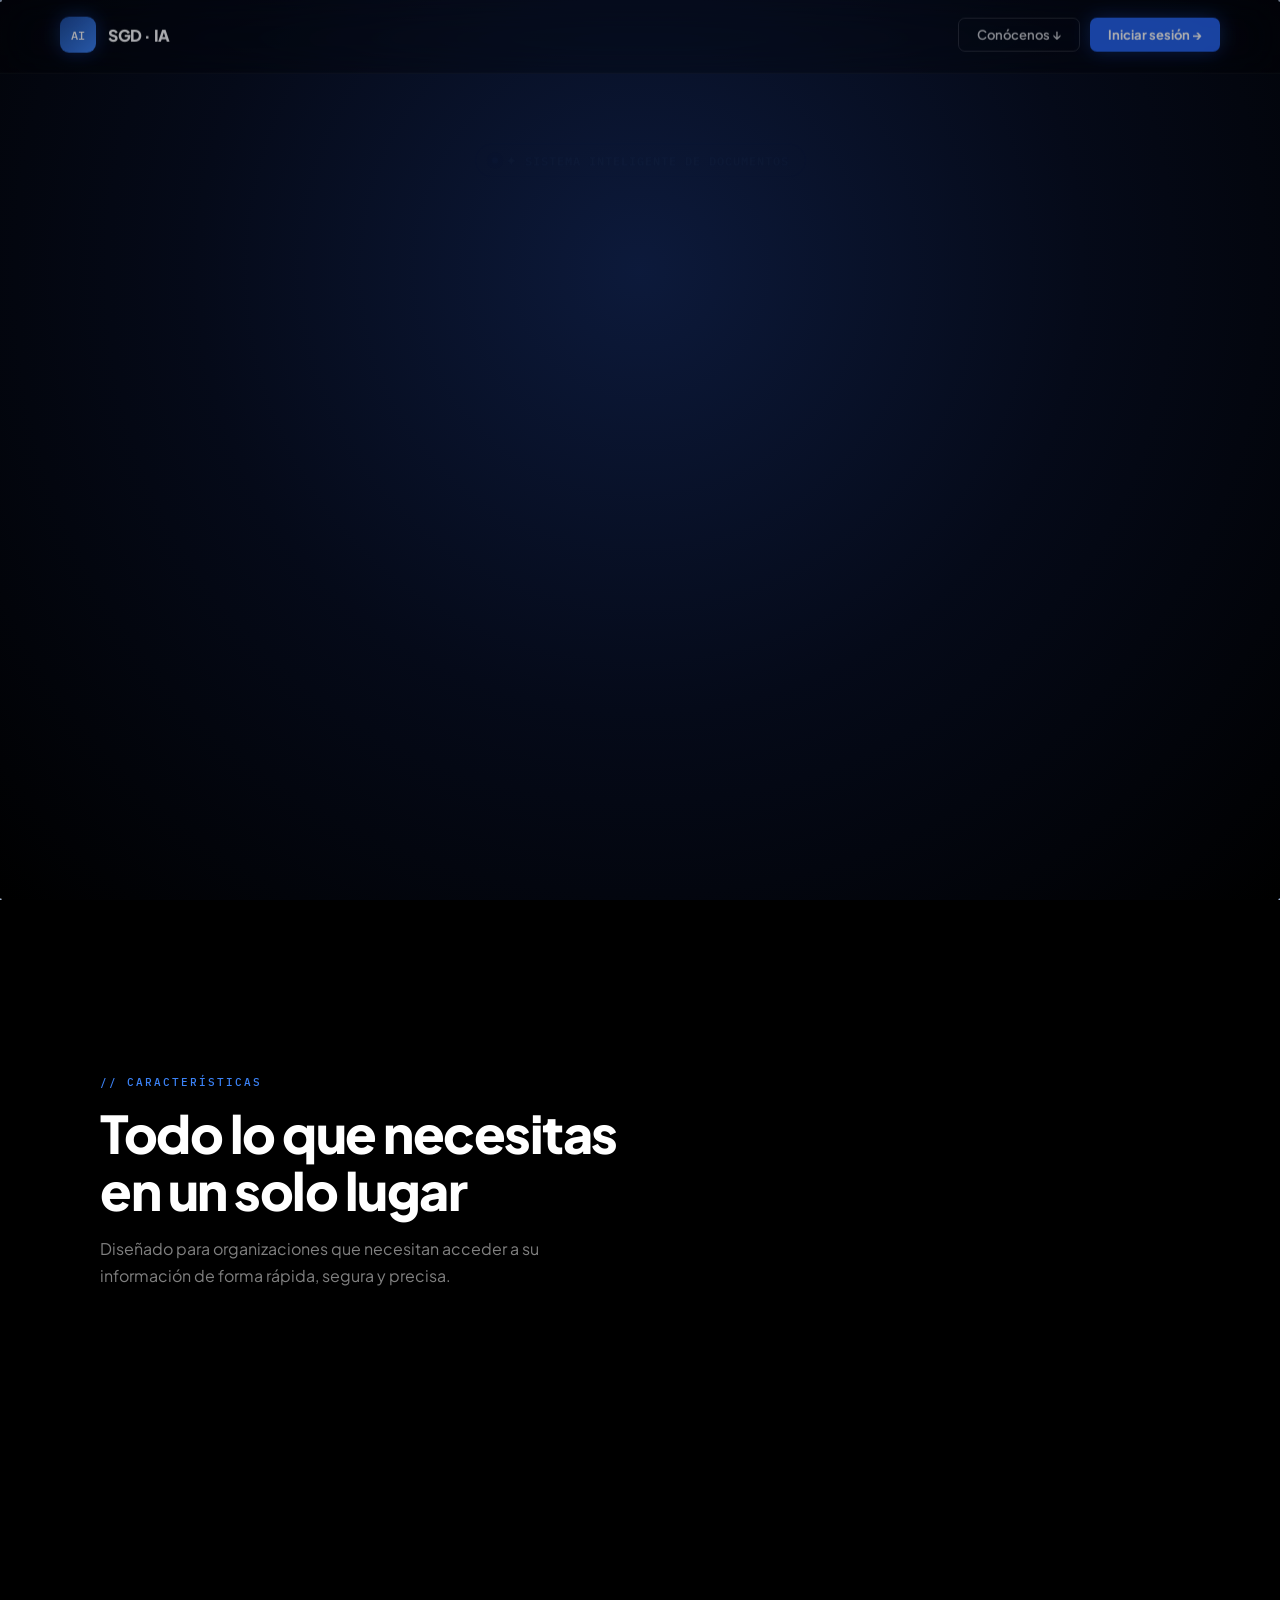
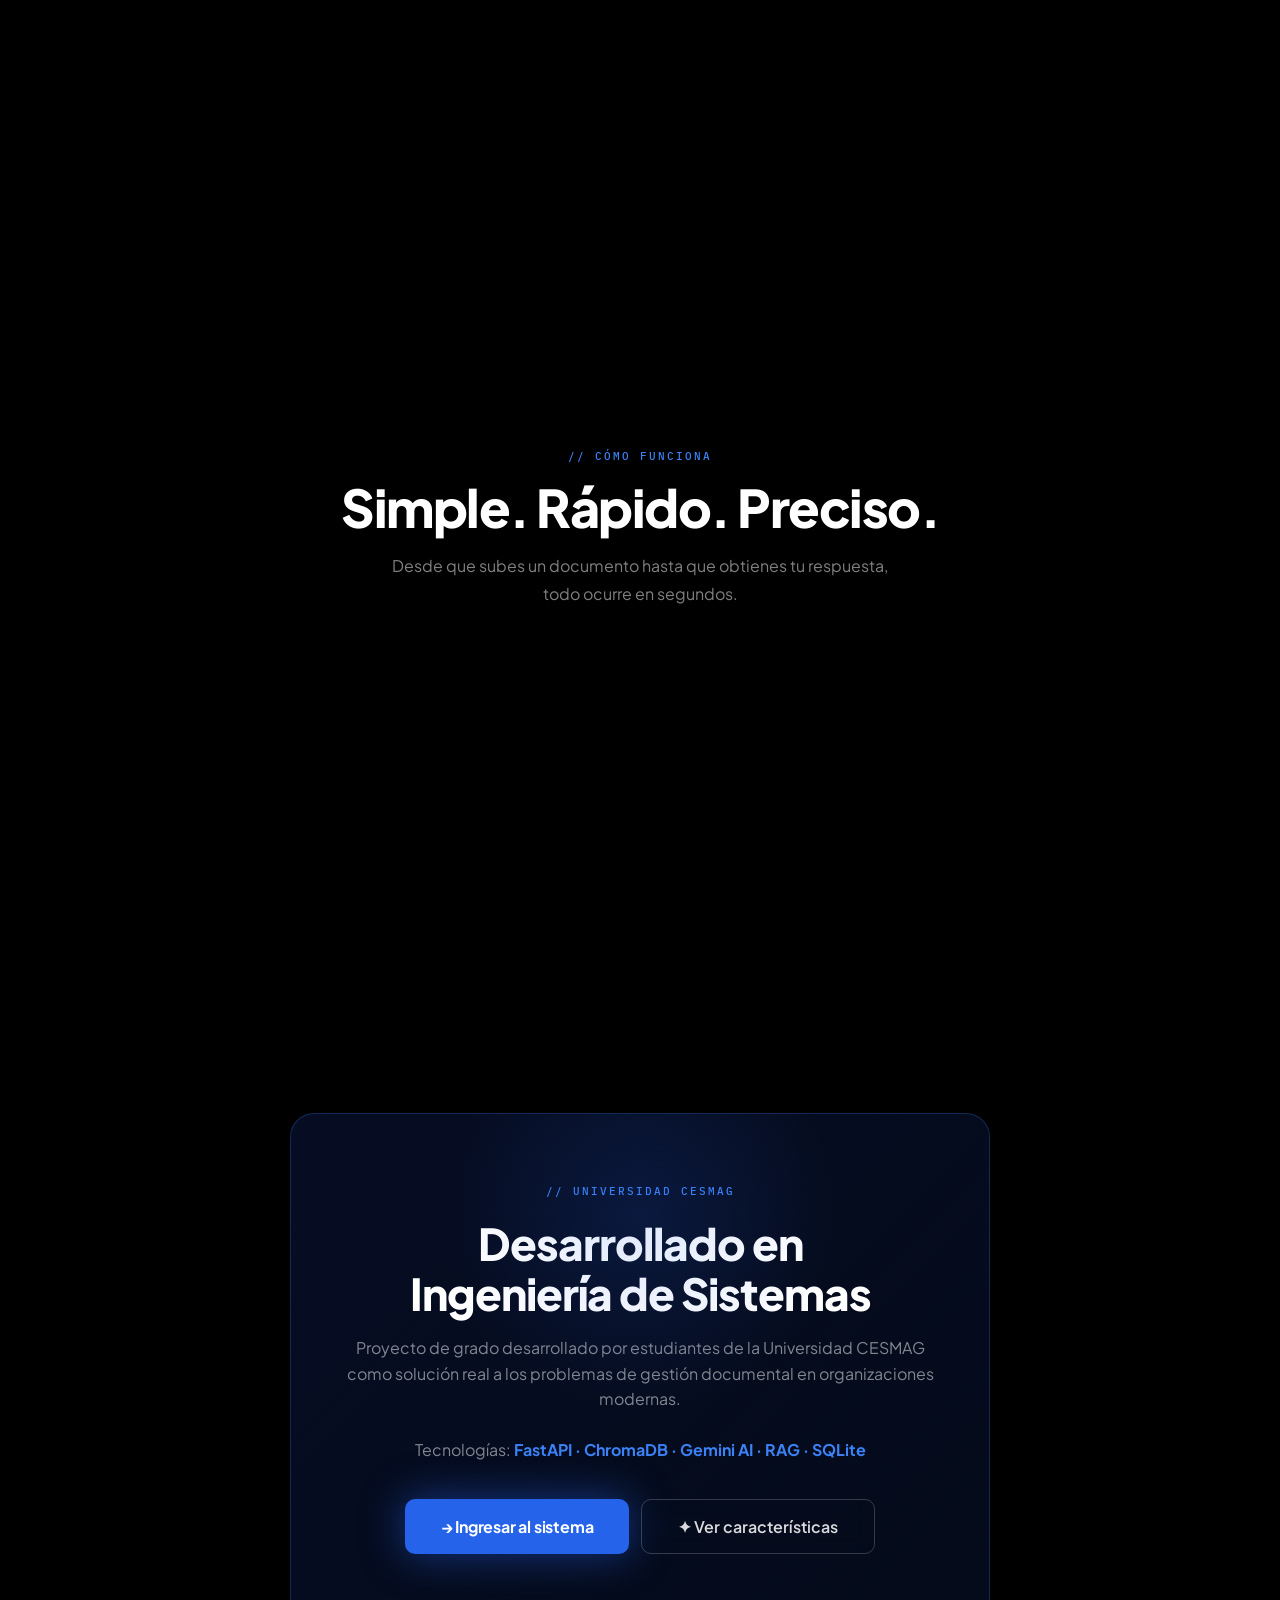
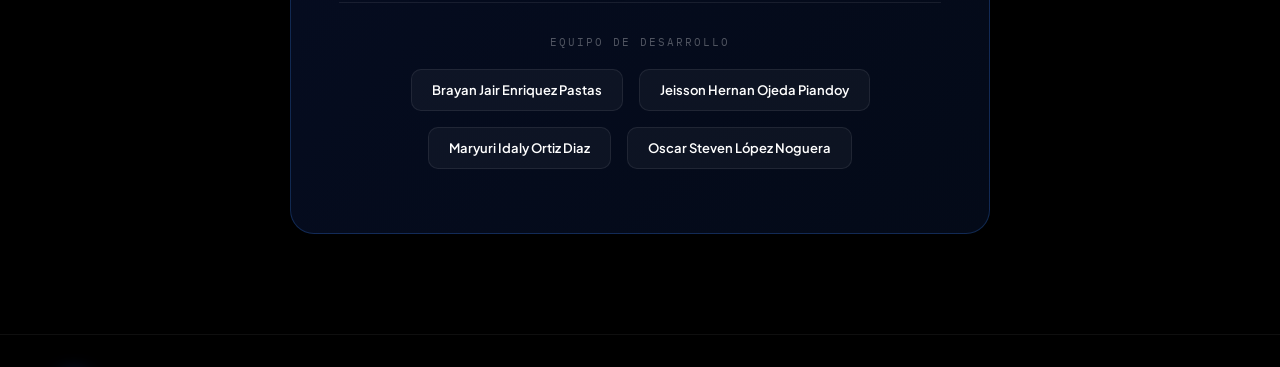
<file: frontend/index.html>
<!DOCTYPE html>
<html lang="es">
<head>
<meta charset="UTF-8">
<meta name="viewport" content="width=device-width, initial-scale=1.0, user-scalable=yes">
<title>SGD · Asistente IA</title>
<link href="https://fonts.googleapis.com/css2?family=Plus+Jakarta+Sans:wght@300;400;500;600;700;800;900&family=IBM+Plex+Mono:wght@400;500&display=swap" rel="stylesheet">
<style>
/* ════════════════════════════════════════════════
   RESET (primero, siempre)
════════════════════════════════════════════════ */
*, *::before, *::after { margin:0; padding:0; box-sizing:border-box; }

/* ════════════════════════════════════════════════
   VARIABLES — TEMA OSCURO (por defecto)
════════════════════════════════════════════════ */
:root {
  --bg:           #050a18;
  --surface:      #0d1628;
  --surface2:     #111e36;
  --surface3:     #162240;
  --border:       rgba(59,130,246,0.12);
  --border2:      rgba(59,130,246,0.22);
  --accent:       #2563eb;
  --accent-hover: #1d4ed8;
  --accent-light: rgba(37,99,235,0.10);
  --accent-glow:  rgba(37,99,235,0.20);
  --blue-300:     #93c5fd;
  --blue-400:     #3b82f6;
  --text:         #e8f0fe;
  --text2:        #93afd4;
  --text3:        #4d6a99;
  --text4:        #2a3f62;
  --danger:       #f87171;
  --danger-light: rgba(248,113,113,0.10);
  --success:      #34d399;
  --radius:       10px;
  --radius-lg:    16px;
  --mono:         'IBM Plex Mono', monospace;
  --sans:         'Plus Jakarta Sans', sans-serif;
  --shadow-sm:    0 1px 6px rgba(0,0,0,0.40);
  --shadow:       0 4px 20px rgba(0,0,0,0.50);
  --shadow-lg:    0 20px 60px rgba(0,0,0,0.70);
  --shadow-blue:  0 4px 24px rgba(37,99,235,0.35);
}

/* ════════════════════════════════════════════════
   TEMA CLARO
════════════════════════════════════════════════ */
body.light-theme {
  --bg:           #eef2ff;
  --surface:      #ffffff;
  --surface2:     #f1f5f9;
  --surface3:     #e8eef8;
  --border:       rgba(37,99,235,0.15);
  --border2:      rgba(37,99,235,0.25);
  --accent:       #2563eb;
  --accent-hover: #1d4ed8;
  --accent-light: rgba(37,99,235,0.08);
  --accent-glow:  rgba(37,99,235,0.18);
  --blue-300:     #bfdbfe;
  --blue-400:     #60a5fa;
  --text:         #0f172a;
  --text2:        #334155;
  --text3:        #64748b;
  --text4:        #94a3b8;
  --danger:       #dc2626;
  --danger-light: #fef2f2;
  --success:      #16a34a;
  --shadow-sm:    0 1px 3px rgba(15,23,42,0.08), 0 1px 2px rgba(0,0,0,0.04);
  --shadow:       0 4px 12px rgba(15,23,42,0.08), 0 2px 4px rgba(0,0,0,0.04);
  --shadow-lg:    0 16px 48px rgba(15,23,42,0.10), 0 4px 16px rgba(0,0,0,0.06);
  --shadow-blue:  0 4px 20px rgba(37,99,235,0.20);
}

/* ════════════════════════════════════════════════
   BASE
════════════════════════════════════════════════ */
body {
  background:  var(--bg);
  color:       var(--text);
  font-family: var(--sans);
  min-height:  100vh;
  overflow-x:  hidden;
  -webkit-font-smoothing: antialiased;
}

/* Transición suave al cambiar tema — excluye animaciones de la bienvenida */
body:not(.no-transition) .topbar,
body:not(.no-transition) .chat-sidebar,
body:not(.no-transition) .chat-main,
body:not(.no-transition) .chat-input-area,
body:not(.no-transition) .msg-bubble,
body:not(.no-transition) .panel,
body:not(.no-transition) #panel-docs,
body:not(.no-transition) #panel-users,
body:not(.no-transition) .user-card,
body:not(.no-transition) .docs-table-wrap,
body:not(.no-transition) .upload-zone,
body:not(.no-transition) .folder-compact,
body:not(.no-transition) .add-user-form,
body:not(.no-transition) input,
body:not(.no-transition) select,
body:not(.no-transition) textarea,
body:not(.no-transition) .btn,
body:not(.no-transition) .nav-btn,
body:not(.no-transition) .history-item,
body:not(.no-transition) .chat-chip,
body:not(.no-transition) .doc-filter-item,
body:not(.no-transition) .new-chat-btn,
body:not(.no-transition) .toast {
  transition: background-color 0.25s ease, border-color 0.25s ease,
              color 0.25s ease, box-shadow 0.25s ease;
}

/* ════════════════════════════════════════════════
   BIENVENIDA TIPO PS5
════════════════════════════════════════════════ */
#welcome-screen {
  position:fixed; inset:0; z-index:9999;
  background:#000;
  display:flex; align-items:center; justify-content:center;
  overflow:hidden;
}
#welcome-screen.hidden { display:none; }

.ws-bg {
  position:absolute; inset:0;
  background:radial-gradient(ellipse 80% 60% at 50% 50%,#001233 0%,#000510 50%,#000 100%);
  animation:wsBgPulse 6s ease-in-out infinite;
}
@keyframes wsBgPulse { 0%,100%{opacity:1} 50%{opacity:.7} }

#ws-canvas { position:absolute; inset:0; z-index:1; }

.ws-glow {
  position:absolute; top:50%; left:50%;
  transform:translate(-50%,-50%);
  width:600px; height:600px;
  background:radial-gradient(circle,rgba(37,99,235,.18) 0%,rgba(37,99,235,.06) 40%,transparent 70%);
  border-radius:50%; z-index:2;
  animation:wsGlowPulse 4s ease-in-out infinite;
}
@keyframes wsGlowPulse {
  0%,100%{transform:translate(-50%,-50%) scale(1);opacity:.6}
  50%{transform:translate(-50%,-50%) scale(1.2);opacity:1}
}

.ws-ring {
  position:absolute; border-radius:50%;
  border:1px solid rgba(59,130,246,0.08);
  top:50%; left:50%; transform:translate(-50%,-50%);
  z-index:2; animation:wsRingPulse 4s ease-in-out infinite;
}
.ws-ring-1{width:300px;height:300px;animation-delay:0s}
.ws-ring-2{width:500px;height:500px;animation-delay:.5s;border-color:rgba(59,130,246,.05)}
.ws-ring-3{width:700px;height:700px;animation-delay:1s;border-color:rgba(59,130,246,.03)}
.ws-ring-4{width:900px;height:900px;animation-delay:1.5s;border-color:rgba(59,130,246,.02)}
@keyframes wsRingPulse {
  0%,100%{transform:translate(-50%,-50%) scale(1);opacity:.5}
  50%{transform:translate(-50%,-50%) scale(1.03);opacity:1}
}

.ws-scanlines {
  position:absolute; inset:0; z-index:3; pointer-events:none;
  background:repeating-linear-gradient(0deg,transparent,transparent 2px,
    rgba(255,255,255,.007) 2px,rgba(255,255,255,.007) 4px);
}

.ws-content {
  position:relative; z-index:10;
  display:flex; flex-direction:column; align-items:center; text-align:center;
}

.ws-logo {
  opacity:0; transform:scale(.8);
  animation:wsLogoReveal 1.2s cubic-bezier(.34,1.3,.64,1) 1.5s forwards;
  margin-bottom:28px;
}
@keyframes wsLogoReveal { to{opacity:1;transform:scale(1)} }

.ws-logo-icon {
  width:90px; height:90px;
  background:linear-gradient(135deg,#1e4d9e,#3b82f6);
  border-radius:24px;
  display:flex; align-items:center; justify-content:center;
  font-size:28px; font-weight:700; color:#fff; font-family:var(--mono);
  margin:0 auto 16px;
  box-shadow:0 0 50px rgba(37,99,235,.6),0 0 100px rgba(37,99,235,.2),
             inset 0 1px 0 rgba(255,255,255,.2);
  letter-spacing:-1px;
}

.ws-title { opacity:0; animation:wsFadeUp 1s ease 2.4s forwards; }
@keyframes wsFadeUp {
  from{opacity:0;transform:translateY(20px)} to{opacity:1;transform:translateY(0)}
}
.ws-title h1 { font-size:52px;font-weight:900;color:#fff;letter-spacing:-2px;line-height:1;margin-bottom:8px; }
.ws-title h1 span { color:#3b82f6; }
.ws-title p { font-size:12px;color:rgba(255,255,255,.35);letter-spacing:3px;text-transform:uppercase; }

.ws-divider {
  width:0; height:2px;
  background:linear-gradient(90deg,transparent,#3b82f6,#60a5fa,transparent);
  border-radius:2px; margin:24px auto;
  animation:wsDivider 1s ease 3.2s forwards; opacity:0;
}
@keyframes wsDivider { from{width:0;opacity:0} to{width:280px;opacity:1} }

.ws-greeting { opacity:0; animation:wsFadeUp .8s ease 3.8s forwards; }
.ws-greeting .name {
  font-size:22px; font-weight:300; color:rgba(255,255,255,.9);
  letter-spacing:1px; margin-bottom:10px;
}
.ws-greeting .name strong { font-weight:700; color:#fff; }

.ws-role-badge {
  display:inline-block;
  font-size:11px; font-weight:700; letter-spacing:3px; text-transform:uppercase;
  padding:5px 16px; border-radius:20px; border:1px solid;
  font-family:var(--mono);
}
.role-admin    { color:#fbbf24;background:rgba(251,191,36,0.1);border-color:rgba(251,191,36,0.3); }
.role-estandar { color:#93c5fd;background:rgba(59,130,246,0.12);border-color:rgba(59,130,246,0.3); }

.ws-loading { opacity:0; animation:wsFadeUp .8s ease 4.4s forwards; margin-top:48px; }
.ws-bar-bg {
  width:280px; height:3px; background:rgba(255,255,255,.06);
  border-radius:3px; overflow:hidden; margin:0 auto 12px;
}
.ws-bar-fill {
  height:100%; width:0%;
  background:linear-gradient(90deg,#1e4d9e,#3b82f6,#60a5fa);
  border-radius:3px;
  animation:wsBarFill 2.5s cubic-bezier(.4,0,.2,1) 4.8s forwards;
  box-shadow:0 0 12px rgba(59,130,246,.9);
}
@keyframes wsBarFill { 0%{width:0%} 60%{width:75%} 80%{width:88%} 100%{width:100%} }
.ws-bar-text {
  font-size:11px; color:rgba(255,255,255,.2);
  letter-spacing:2px; text-transform:uppercase; font-family:var(--mono);
}
.ws-fadeout { animation:wsFadeOut .8s ease forwards; }
@keyframes wsFadeOut { to{opacity:0;pointer-events:none} }

/* ════════════════════════════════════════════════
   SELECTOR DE TEMA (topbar)
════════════════════════════════════════════════ */
.theme-toggle {
  display:flex; gap:2px;
  background:var(--surface2);
  border:1px solid var(--border);
  border-radius:20px; padding:3px;
}
.theme-toggle-btn {
  background:transparent; border:none; cursor:pointer;
  font-size:15px; padding:5px 10px; border-radius:16px;
  color:var(--text3); transition:all .2s;
  line-height:1;
}
.theme-toggle-btn:hover { background:var(--accent-light); color:var(--accent); }
.theme-toggle-btn.active {
  background:var(--accent); color:#fff;
  box-shadow:var(--shadow-blue);
}

/* ════════════════════════════════════════════════
   COMPONENTES COMUNES
════════════════════════════════════════════════ */
.form-group { margin-bottom:18px; }
label {
  display:block; font-size:11px; font-weight:700; color:var(--text3);
  letter-spacing:.8px; text-transform:uppercase; font-family:var(--mono); margin-bottom:7px;
}

input[type=text], input[type=email], input[type=password], select, textarea {
  width:100%;
  background:var(--surface2);
  border:1px solid var(--border);
  border-radius:8px; padding:11px 14px;
  color:var(--text); font-family:var(--sans); font-size:14px; outline:none;
}
input:focus, select:focus, textarea:focus {
  border-color:var(--accent);
  box-shadow:0 0 0 3px var(--accent-glow);
}
input::placeholder, textarea::placeholder { color:var(--text3); }
select option { background:var(--surface); color:var(--text); }

.btn {
  display:inline-flex; align-items:center; gap:8px;
  padding:11px 20px; border:none; border-radius:8px;
  font-family:var(--sans); font-size:14px; font-weight:700; cursor:pointer;
}
.btn-primary {
  background:var(--accent); color:#fff; width:100%; justify-content:center;
  font-size:15px; padding:13px; box-shadow:var(--shadow-blue);
}
.btn-primary:hover { background:var(--accent-hover); transform:translateY(-1px); }
.btn-ghost {
  background:var(--surface2); color:var(--text2); border:1px solid var(--border);
}
.btn-ghost:hover { border-color:var(--accent); color:var(--accent); background:var(--accent-light); }
.btn-danger {
  background:var(--danger-light); color:var(--danger);
  border:1px solid rgba(248,113,113,0.25); padding:6px 12px; font-size:12px;
}
.btn-danger:hover { background:rgba(248,113,113,0.20); }

/* ════════════════════════════════════════════════
   APP SHELL
════════════════════════════════════════════════ */
#app { display:none; height:100vh; flex-direction:column; }

.topbar {
  height:58px;
  background:var(--surface);
  border-bottom:1px solid var(--border);
  display:flex; align-items:center; padding:0 24px; gap:16px; flex-shrink:0;
  box-shadow:var(--shadow);
}
.topbar-logo {
  display:flex; align-items:center; gap:10px;
  font-size:15px; font-weight:800; letter-spacing:-.3px; color:var(--text);
}
.logo-mark-sm {
  width:30px; height:30px;
  background:linear-gradient(135deg,var(--accent),var(--blue-400));
  border-radius:7px; display:flex; align-items:center; justify-content:center;
  font-family:var(--mono); font-size:11px; color:#fff; font-weight:600;
  box-shadow:var(--shadow-blue);
}
.topbar-divider { width:1px; height:24px; background:var(--border); margin:0 8px; }

.topbar-nav { display:flex; gap:2px; }
.nav-btn {
  padding:7px 14px; border:none; background:transparent;
  color:var(--text3); font-family:var(--sans); font-size:13px; font-weight:600;
  cursor:pointer; border-radius:7px; display:flex; align-items:center; gap:6px;
}
.nav-btn:hover  { background:var(--accent-light); color:var(--accent); }
.nav-btn.active { background:var(--accent-light); color:var(--accent); }

.topbar-right { margin-left:auto; display:flex; align-items:center; gap:10px; }
.user-pill {
  display:flex; align-items:center; gap:8px;
  background:var(--surface2); border:1px solid var(--border);
  border-radius:20px; padding:5px 14px 5px 6px;
}
.user-avatar {
  width:28px; height:28px;
  background:linear-gradient(135deg,var(--accent),var(--blue-400));
  border-radius:50%; display:flex; align-items:center; justify-content:center;
  font-size:12px; font-weight:700; color:#fff; box-shadow:var(--shadow-blue);
}
.user-name  { font-size:13px; font-weight:600; color:var(--text); }
.role-badge {
  font-family:var(--mono); font-size:9px; letter-spacing:.8px; text-transform:uppercase;
  padding:2px 8px; border-radius:10px;
  background:var(--accent-light); color:var(--accent); border:1px solid var(--border);
}
.role-badge.admin { background:rgba(251,191,36,.12); color:#fbbf24; border-color:rgba(251,191,36,.2); }
.logout-btn {
  background:transparent; border:1px solid var(--border); color:var(--text3);
  padding:7px 14px; border-radius:7px; font-size:12px;
  font-family:var(--sans); font-weight:600; cursor:pointer;
}
.logout-btn:hover { border-color:var(--danger); color:var(--danger); background:var(--danger-light); }

/* ════════════════════════════════════════════════
   PANELS
════════════════════════════════════════════════ */
.panel { display:none; flex:1; overflow:hidden; }
.panel.active { display:flex; }

/* ── CHAT ── */
#panel-chat { flex-direction:row; height:calc(100vh - 58px); }

.chat-sidebar {
  width:272px; background:var(--surface);
  border-right:1px solid var(--border);
  display:flex; flex-direction:column; flex-shrink:0;
}
.sidebar-header { padding:18px 16px 12px; border-bottom:1px solid var(--border); }
.sidebar-title {
  font-size:10px; font-weight:700; letter-spacing:1.5px; text-transform:uppercase;
  color:var(--text3); font-family:var(--mono); margin-bottom:10px;
}

.new-chat-btn {
  width:100%; padding:10px;
  background:var(--accent-light); border:1px solid var(--border);
  border-radius:10px; color:var(--text); font-weight:600; font-size:13px;
  cursor:pointer; margin-bottom:16px;
  display:flex; align-items:center; justify-content:center; gap:8px;
}
.new-chat-btn:hover { background:var(--accent); color:#fff; border-color:var(--accent); }

.chat-history-list { flex:1; overflow-y:auto; padding:0 8px; margin-top:8px; }
.history-item {
  padding:10px 12px; border-radius:8px; margin-bottom:6px; cursor:pointer;
  border:1px solid transparent;
  display:flex; align-items:center; justify-content:space-between;
}
.history-item:hover  { background:var(--surface2); border-color:var(--border); }
.history-item.active { background:var(--accent-light); border-color:var(--border); }
.history-preview {
  font-size:12px; color:var(--text2);
  overflow:hidden; text-overflow:ellipsis; white-space:nowrap;
  flex:1; font-weight:500;
}
.history-time { font-size:9px; color:var(--text4); font-family:var(--mono); margin-left:8px; flex-shrink:0; }
.delete-history {
  background:transparent; border:none; color:var(--text4);
  cursor:pointer; font-size:12px; padding:4px 6px; border-radius:4px; opacity:0;
}
.history-item:hover .delete-history { opacity:1; }
.delete-history:hover { color:var(--danger); background:var(--danger-light); }

.doc-filter-list { overflow-y:auto; padding:8px; max-height:280px; }
.doc-filter-item {
  display:flex; align-items:center; gap:8px; padding:8px 10px;
  border-radius:8px; cursor:pointer; margin-bottom:2px;
  border:1px solid transparent;
}
.doc-filter-item:hover    { background:var(--surface2); }
.doc-filter-item.selected { background:var(--accent-light); border-color:var(--border); }
.doc-filter-item input[type=checkbox] { width:14px; height:14px; accent-color:var(--accent); cursor:pointer; }
.doc-filter-name {
  font-size:12px; font-weight:500; color:var(--text2);
  overflow:hidden; text-overflow:ellipsis; white-space:nowrap; flex:1;
}

/* file icons */
.file-icon {
  width:26px; height:26px; border-radius:6px;
  display:flex; align-items:center; justify-content:center;
  font-size:9px; font-family:var(--mono); font-weight:600; flex-shrink:0;
}
.fi-pdf    { background:rgba(248,113,113,.12); color:#f87171; border:1px solid rgba(248,113,113,.2); }
.fi-docx   { background:rgba(59,130,246,.10);  color:#60a5fa; border:1px solid rgba(59,130,246,.2);  }
.fi-xlsx   { background:rgba(52,211,153,.10);  color:#34d399; border:1px solid rgba(52,211,153,.2);  }
.fi-pptx   { background:rgba(251,146,60,.10);  color:#fb923c; border:1px solid rgba(251,146,60,.2);  }
.fi-txt    { background:var(--surface2); color:var(--text3); border:1px solid var(--border); }
.fi-csv    { background:rgba(250,204,21,.10);  color:#facc15; border:1px solid rgba(250,204,21,.2);  }
.fi-img    { background:rgba(167,139,250,.10); color:#a78bfa; border:1px solid rgba(167,139,250,.2); }
.fi-default{ background:var(--surface2); color:var(--text3); border:1px solid var(--border); }

/* ── CHAT MAIN ── */
.chat-main { flex:1; display:flex; flex-direction:column; background:var(--bg); overflow:hidden; }
.chat-messages {
  flex:1; overflow-y:auto;
  padding:28px 32px;
  display:flex; flex-direction:column; gap:22px;
}

.chat-empty {
  flex:1; display:flex; flex-direction:column;
  align-items:center; justify-content:center; gap:10px;
}
.chat-empty-icon-wrap {
  width:72px; height:72px;
  background:linear-gradient(135deg,var(--accent-light),rgba(59,130,246,0.06));
  border:1px solid var(--border); border-radius:20px;
  display:flex; align-items:center; justify-content:center;
  font-size:32px; margin-bottom:8px; box-shadow:var(--shadow-sm);
}
.chat-empty h3 { font-size:18px; font-weight:800; color:var(--text); letter-spacing:-.3px; }
.chat-empty p  { font-size:13px; color:var(--text3); text-align:center; max-width:300px; line-height:1.6; }
.chat-empty-chips { display:flex; flex-wrap:wrap; gap:8px; justify-content:center; margin-top:8px; }
.chat-chip {
  background:var(--surface2); border:1px solid var(--border);
  color:var(--text2); font-size:12px; font-weight:600; padding:7px 14px;
  border-radius:20px; cursor:pointer;
}
.chat-chip:hover { border-color:var(--accent); color:var(--accent); background:var(--accent-light); }

/* mensajes */
.message { display:flex; gap:12px; animation:fadeUp .3s ease; }
.message.user { flex-direction:row-reverse; }
@keyframes fadeUp { from{opacity:0;transform:translateY(8px)} to{opacity:1;transform:translateY(0)} }

.msg-avatar {
  width:34px; height:34px; border-radius:9px;
  display:flex; align-items:center; justify-content:center;
  font-size:13px; font-weight:700; flex-shrink:0; margin-top:2px;
}
.message.user .msg-avatar {
  background:linear-gradient(135deg,var(--accent),var(--blue-400));
  color:#fff; box-shadow:var(--shadow-blue);
}
.message.ai .msg-avatar {
  background:linear-gradient(135deg,var(--surface2),var(--surface));
  color:var(--accent); font-size:10px; font-family:var(--mono);
  border:1px solid var(--border);
}
.msg-content { max-width:72%; }
.msg-bubble { padding:14px 18px; border-radius:12px; font-size:14px; line-height:1.7; }
.message.user .msg-bubble {
  background:linear-gradient(135deg,var(--accent),var(--blue-400));
  color:#fff; border-radius:12px 4px 12px 12px; box-shadow:var(--shadow-blue);
}
.message.ai .msg-bubble {
  background:var(--surface); border:1px solid var(--border);
  color:var(--text); border-radius:4px 12px 12px 12px; box-shadow:var(--shadow-sm);
}
.msg-sources { margin-top:10px; display:flex; flex-wrap:wrap; gap:6px; }
.source-tag {
  background:var(--accent-light); border:1px solid var(--border);
  color:var(--accent); font-family:var(--mono); font-size:10px;
  padding:3px 9px; border-radius:5px; cursor:pointer;
}
.msg-time { font-size:10px; color:var(--text4); margin-top:6px; font-family:var(--mono); }
.message.user .msg-time { text-align:right; }

.confidence-indicator {
  display:inline-flex; align-items:center; gap:5px;
  margin-bottom:8px; font-size:9px; font-family:var(--mono); letter-spacing:.5px;
}
.confidence-dot-circle { width:8px; height:8px; border-radius:50%; flex-shrink:0; }

/* typing */
.typing-indicator {
  display:flex; align-items:center; gap:5px; padding:14px 18px;
  background:var(--surface); border:1px solid var(--border);
  border-radius:4px 12px 12px 12px; width:fit-content; box-shadow:var(--shadow-sm);
}
.typing-dot {
  width:6px; height:6px; background:var(--accent); border-radius:50%;
  animation:typingBounce 1.4s infinite ease-in-out;
}
.typing-dot:nth-child(2){animation-delay:.2s}
.typing-dot:nth-child(3){animation-delay:.4s}
@keyframes typingBounce {
  0%,80%,100%{transform:scale(.6);opacity:.4} 40%{transform:scale(1);opacity:1}
}

/* input area */
.chat-input-area {
  padding:16px 24px; background:var(--surface);
  border-top:1px solid var(--border); box-shadow:0 -4px 20px rgba(0,0,0,0.15);
}
.chat-input-row { display:flex; gap:10px; align-items:flex-end; }
.chat-textarea {
  flex:1; background:var(--surface2); border:1px solid var(--border);
  border-radius:10px; padding:12px 16px; color:var(--text);
  font-family:var(--sans); font-size:14px; resize:none; outline:none;
  min-height:48px; max-height:120px; line-height:1.5;
}
.chat-textarea:focus { border-color:var(--accent); box-shadow:0 0 0 3px var(--accent-glow); }
.chat-textarea::placeholder { color:var(--text3); }
.send-btn {
  width:48px; height:48px; background:var(--accent); border:none; border-radius:10px;
  color:#fff; font-size:18px; cursor:pointer;
  display:flex; align-items:center; justify-content:center; flex-shrink:0;
  box-shadow:var(--shadow-blue);
}
.send-btn:hover   { background:var(--accent-hover); transform:scale(1.05); }
.send-btn:disabled{ opacity:.3; cursor:not-allowed; transform:none; box-shadow:none; }
.chat-hint { font-size:11px; color:var(--text4); margin-top:8px; font-family:var(--mono); }

/* ── DOCS / USERS ── */
#panel-docs, #panel-users {
  flex-direction:column; padding:20px 24px; overflow-y:auto; background:var(--bg);
}
.panel-header { display:flex; align-items:flex-start; justify-content:space-between; margin-bottom:16px; }
.panel-title   { font-size:22px; font-weight:800; color:var(--text); letter-spacing:-.5px; }
.panel-subtitle{ font-size:11px; color:var(--text3); margin-top:5px; }
.panel-title-accent {
  display:block; width:36px; height:2px;
  background:linear-gradient(90deg,var(--accent),var(--blue-300));
  border-radius:2px; margin-top:6px;
}

.upload-zone {
  background:var(--surface); border:2px dashed var(--border);
  border-radius:var(--radius-lg); padding:16px; text-align:center; cursor:pointer;
  margin-bottom:16px; box-shadow:var(--shadow-sm);
}
.upload-zone:hover, .upload-zone.dragover {
  border-color:var(--accent); background:var(--accent-light);
}
.upload-icon-wrap {
  width:40px; height:40px; background:var(--accent-light);
  border:1px solid var(--border); border-radius:12px;
  display:flex; align-items:center; justify-content:center;
  font-size:18px; margin:0 auto 8px;
}
.upload-text { font-size:13px; font-weight:700; color:var(--text); margin-bottom:2px; }
.upload-hint { font-size:10px; color:var(--text3); font-family:var(--mono); letter-spacing:.5px; margin-bottom:8px; }
.upload-meta { display:flex; gap:8px; margin-top:8px; justify-content:center; }
.upload-meta input, .upload-meta select { width:auto; flex:1; max-width:160px; font-size:12px; padding:6px 10px; }
.progress-bar-wrap {
  width:100%; height:4px; background:var(--surface2);
  border-radius:2px; overflow:hidden; margin-top:8px; display:none;
}
.progress-bar {
  height:100%; background:linear-gradient(90deg,var(--accent),var(--blue-300));
  border-radius:2px; width:0%;
}

.folder-compact {
  background:var(--surface); border:1px solid var(--border);
  border-radius:var(--radius-lg); padding:14px 16px; margin-bottom:16px; box-shadow:var(--shadow-sm);
}
.folder-compact p { font-size:11px; margin-bottom:8px; color:var(--text3); }
.folder-compact code {
  font-size:10px; padding:1px 5px;
  background:var(--surface2); border-radius:4px; color:var(--text2);
}

.docs-table-wrap {
  background:var(--surface); border:1px solid var(--border);
  border-radius:var(--radius-lg); overflow:auto; box-shadow:var(--shadow-sm); max-height:400px;
}
.docs-table { width:100%; border-collapse:collapse; }
.docs-table th {
  background:var(--surface2); padding:8px 12px; text-align:left;
  font-size:9px; font-weight:700; letter-spacing:1px; text-transform:uppercase;
  color:var(--text3); font-family:var(--mono); border-bottom:1px solid var(--border);
  position:sticky; top:0;
}
.docs-table td { padding:8px 12px; border-bottom:1px solid var(--border); font-size:12px; color:var(--text2); vertical-align:middle; }
.docs-table tr:last-child td { border-bottom:none; }
.docs-table tr:hover td { background:var(--surface2); }
.doc-name-cell { display:flex; align-items:center; gap:8px; }
.doc-name-cell .file-icon { width:22px; height:22px; font-size:8px; }
.status-pill { display:inline-flex; padding:2px 8px; border-radius:20px; font-size:9px; font-family:var(--mono); font-weight:500; }
.status-indexado { background:rgba(52,211,153,.1); color:#34d399; border:1px solid rgba(52,211,153,.2); }
.status-activo   { background:var(--accent-light); color:var(--accent); border:1px solid var(--border); }

.section-label {
  font-size:9px; font-weight:700; letter-spacing:1px; text-transform:uppercase;
  color:var(--text3); font-family:var(--mono); margin-bottom:8px;
}
.empty-state { padding:48px; text-align:center; color:var(--text3); font-size:13px; }

.users-grid { display:grid; grid-template-columns:repeat(auto-fill,minmax(280px,1fr)); gap:16px; margin-top:20px; }
.user-card {
  background:var(--surface); border:1px solid var(--border);
  border-radius:var(--radius-lg); padding:20px; box-shadow:var(--shadow-sm);
}
.user-card:hover { border-color:var(--accent); box-shadow:var(--shadow); }
.user-card-top { display:flex; align-items:center; gap:12px; margin-bottom:14px; }
.user-card-avatar {
  width:46px; height:46px; border-radius:12px;
  background:linear-gradient(135deg,var(--accent),var(--blue-400));
  display:flex; align-items:center; justify-content:center;
  font-size:18px; font-weight:800; color:#fff; box-shadow:var(--shadow-blue);
}
.user-card-name  { font-size:15px; font-weight:700; color:var(--text); }
.user-card-email { font-size:12px; color:var(--text3); margin-top:2px; }

.add-user-form {
  background:var(--surface); border:1px solid var(--border);
  border-radius:var(--radius-lg); padding:24px; margin-bottom:24px; box-shadow:var(--shadow-sm);
}
.form-row { display:grid; grid-template-columns:1fr 1fr; gap:16px; }

/* TOAST */
.toast {
  position:fixed; bottom:24px; right:24px;
  background:var(--surface); border:1px solid var(--border);
  border-radius:10px; padding:14px 18px; font-size:13px; font-weight:500;
  display:flex; align-items:center; gap:10px;
  box-shadow:var(--shadow-lg);
  transform:translateY(100px); opacity:0;
  transition:all .3s cubic-bezier(.34,1.56,.64,1); z-index:9999; max-width:360px;
}
.toast.show { transform:translateY(0); opacity:1; }
.toast.success { border-color:rgba(52,211,153,.3); }
.toast.error   { border-color:rgba(248,113,113,.3); }

/* Scrollbar */
::-webkit-scrollbar { width:5px; }
::-webkit-scrollbar-track { background:transparent; }
::-webkit-scrollbar-thumb { background:var(--border); border-radius:10px; }
::-webkit-scrollbar-thumb:hover { background:var(--accent-light); }
</style>
</head>
<body class="no-transition">

<!-- BIENVENIDA -->
<div id="welcome-screen" class="hidden">
  <div class="ws-bg"></div>
  <canvas id="ws-canvas"></canvas>
  <div class="ws-glow"></div>
  <div class="ws-scanlines"></div>
  <div class="ws-ring ws-ring-1"></div>
  <div class="ws-ring ws-ring-2"></div>
  <div class="ws-ring ws-ring-3"></div>
  <div class="ws-ring ws-ring-4"></div>
  <div class="ws-content">
    <div class="ws-logo"><div class="ws-logo-icon">AI</div></div>
    <div class="ws-title">
      <h1>SGD · <span>IA</span></h1>
      <p>Sistema de Gestión Documental</p>
    </div>
    <div class="ws-divider"></div>
    <div class="ws-greeting">
      <div class="name">Bienvenido, <strong id="ws-username">Usuario</strong></div>
      <span class="ws-role-badge role-estandar" id="ws-role">Estándar</span>
    </div>
    <div class="ws-loading">
      <div class="ws-bar-bg"><div class="ws-bar-fill"></div></div>
      <div class="ws-bar-text">Cargando sistema...</div>
    </div>
  </div>
</div>

<!-- APP -->
<div id="app">
  <div class="topbar">
    <div class="topbar-logo"><div class="logo-mark-sm">AI</div>SGD · IA</div>
    <div class="topbar-divider"></div>
    <div class="topbar-nav">
      <button class="nav-btn" id="nav-chat"  onclick="showPanel('chat',  this)">💬 Asistente</button>
      <button class="nav-btn" id="nav-docs"  onclick="showPanel('docs',  this)">📁 Documentos</button>
      <button class="nav-btn" id="nav-users" onclick="showPanel('users', this)">👥 Usuarios</button>
    </div>
    <div class="topbar-right">
      <div class="user-pill">
        <div class="user-avatar" id="top-avatar">U</div>
        <div class="user-name"   id="top-username">Usuario</div>
        <div class="role-badge"  id="top-role">Estándar</div>
      </div>

      <!-- ★ SELECTOR DE TEMA GLOBAL ★ -->
      <div class="theme-toggle" title="Cambiar tema">
        <button class="theme-toggle-btn active" id="theme-btn-dark"
                onclick="setGlobalTheme('dark')"  title="Modo oscuro">🌙</button>
        <button class="theme-toggle-btn"        id="theme-btn-light"
                onclick="setGlobalTheme('light')" title="Modo claro">☀️</button>
      </div>

      <button class="logout-btn" onclick="doLogout()">Salir</button>
    </div>
  </div>

  <!-- CHAT -->
  <div class="panel active" id="panel-chat">
    <div class="chat-sidebar">
      <div class="sidebar-header">
        <div class="sidebar-title">Conversaciones</div>
        <button class="new-chat-btn" onclick="newConversation()">➕ Nueva conversación</button>
        <div class="sidebar-title" style="margin-top:8px;">Documentos cargados</div>
        <button class="btn btn-ghost" style="width:100%;font-size:12px;padding:7px"
                onclick="selectAllDocs()">Todos los documentos</button>
      </div>
      <div class="chat-history-list" id="chat-history-list">
        <p style="font-size:12px;color:var(--text3);padding:12px;text-align:center">Sin conversaciones</p>
      </div>
      <div class="doc-filter-list" id="doc-filter-list">
        <p style="font-size:12px;color:var(--text3);padding:12px;text-align:center">Sin documentos</p>
      </div>
    </div>
    <div class="chat-main">
      <div class="chat-messages" id="chat-messages">
        <div class="chat-empty" id="chat-empty">
          <div class="chat-empty-icon-wrap">🤖</div>
          <h3>Asistente de Documentos IA</h3>
          <p>Pregúntame sobre tus documentos. Busco automáticamente en todos los archivos cargados.</p>
          <div class="chat-empty-chips">
            <span class="chat-chip" onclick="quickAsk('¿De qué trata el documento?')">¿De qué trata?</span>
            <span class="chat-chip" onclick="quickAsk('¿Cuáles son los puntos principales?')">Puntos principales</span>
            <span class="chat-chip" onclick="quickAsk('¿De quién es este documento?')">¿De quién es?</span>
            <span class="chat-chip" onclick="quickAsk('Haz un resumen del documento')">Resumen</span>
          </div>
        </div>
      </div>
      <div class="chat-input-area">
        <div class="chat-input-row">
          <textarea class="chat-textarea" id="chat-input"
            placeholder="Escribe tu pregunta sobre los documentos..."
            rows="1" onkeydown="handleChatKey(event)" oninput="autoResize(this)"></textarea>
          <button class="send-btn" id="send-btn" onclick="sendMessage()">➤</button>
        </div>
        <div class="chat-hint">Enter para enviar · Shift+Enter para nueva línea</div>
      </div>
    </div>
  </div>

  <!-- DOCUMENTOS -->
  <div class="panel" id="panel-docs">
    <div class="panel-header">
      <div>
        <div class="panel-title">Documentos</div>
        <div class="panel-subtitle">Gestiona y carga archivos para el asistente IA</div>
        <span class="panel-title-accent"></span>
      </div>
    </div>
    <div class="upload-zone" id="upload-zone"
      onclick="document.getElementById('file-input').click()"
      ondragover="handleDragOver(event)"
      ondragleave="handleDragLeave(event)"
      ondrop="handleDrop(event)">
      <input type="file" id="file-input" style="display:none" multiple
        accept=".pdf,.docx,.doc,.txt,.csv,.xlsx,.xls,.pptx,.ppt,.png,.jpg,.jpeg"
        onchange="handleFileSelect(event)">
      <div class="upload-icon-wrap">📤</div>
      <div class="upload-text">Arrastra archivos o haz clic para seleccionar</div>
      <div class="upload-hint">PDF · DOCX · XLSX · PPTX · TXT · CSV · PNG · JPG</div>
      <div class="upload-meta">
        <select id="upload-area" onclick="event.stopPropagation()">
          <option>General</option><option>Administración</option><option>Legal</option>
          <option>Técnico</option><option>Financiero</option><option>RRHH</option>
        </select>
        <input type="text" id="upload-desc" placeholder="Descripción (opcional)" onclick="event.stopPropagation()">
      </div>
      <div class="progress-bar-wrap" id="progress-wrap">
        <div class="progress-bar" id="progress-bar"></div>
      </div>
    </div>

    <div class="folder-compact">
      <div class="section-label">🔗 Vincular carpeta del equipo</div>
      <p>Escribe la ruta de una carpeta en tu PC para importar sus archivos directamente.<br>
         <code>Ejemplo: C:\Users\Jeison\Desktop\MisDocumentos</code></p>
      <div style="display:flex;gap:10px;align-items:flex-end">
        <div style="flex:1">
          <label>Ruta de la carpeta</label>
          <input type="text" id="folder-path" placeholder="C:\Users\Jeison\Desktop\MisDocumentos">
        </div>
        <button class="btn btn-ghost" style="margin-top:4px" onclick="scanFolder()">🔍 Escanear</button>
      </div>
      <div id="folder-result" style="display:none;margin-top:14px">
        <div id="folder-files-list" style="max-height:240px;overflow-y:auto;border:1px solid var(--border);border-radius:8px;margin-bottom:10px;background:var(--surface2)"></div>
        <div style="display:flex;align-items:center;gap:10px">
          <button class="btn btn-ghost" onclick="selectAllFolderFiles()">✓ Todos</button>
          <select id="folder-area">
            <option>General</option><option>Administración</option><option>Legal</option>
            <option>Técnico</option><option>Financiero</option><option>RRHH</option>
          </select>
          <button class="btn btn-primary" style="margin-left:auto;width:auto" onclick="importSelected()">⬆ Importar</button>
        </div>
      </div>
    </div>

    <div class="section-label">Documentos indexados</div>
    <div class="docs-table-wrap">
      <table class="docs-table">
        <thead>
          <tr>
            <th>Documento</th><th>Área</th><th>Propietario</th>
            <th>Estado</th><th>Fecha</th><th>Acciones</th>
          </tr>
        </thead>
        <tbody id="docs-tbody">
          <tr><td colspan="6" class="empty-state">Cargando documentos...</td></tr>
        </tbody>
      </table>
    </div>
  </div>

  <!-- USUARIOS -->
  <div class="panel" id="panel-users">
    <div class="panel-header">
      <div>
        <div class="panel-title">Gestión de Usuarios</div>
        <div class="panel-subtitle">Administra cuentas y roles del sistema</div>
        <span class="panel-title-accent"></span>
      </div>
    </div>
    <div class="add-user-form" id="user-form-box">
      <div style="display:flex;align-items:center;justify-content:space-between;margin-bottom:14px">
        <div class="section-label" style="margin-bottom:0" id="user-form-label">Agregar nuevo usuario</div>
        <button class="btn btn-ghost" id="user-form-cancel"
          style="display:none;padding:5px 12px;font-size:12px"
          onclick="cancelEditUser()">✕ Cancelar</button>
      </div>
      <div class="form-row">
        <div class="form-group"><label>Usuario</label><input type="text"  id="nu-user"  placeholder="nombre_usuario"></div>
        <div class="form-group"><label>Email</label>  <input type="email" id="nu-email" placeholder="correo@dominio.com"></div>
      </div>
      <div class="form-row">
        <div class="form-group">
          <label>Contraseña
            <span id="pass-hint" style="display:none;color:var(--text3);font-weight:400;
                  text-transform:none;letter-spacing:0;font-size:10px">(vacío = no cambiar)</span>
          </label>
          <input type="password" id="nu-pass" placeholder="••••••••">
        </div>
        <div class="form-group">
          <label>Rol</label>
          <select id="nu-role">
            <option value="Estándar">Estándar</option>
            <option value="Administrador">Administrador</option>
          </select>
        </div>
      </div>
      <button class="btn btn-primary" style="width:auto;padding:10px 24px"
              id="user-form-btn" onclick="submitUserForm()">+ Crear usuario</button>
    </div>
    <div class="section-label">Usuarios registrados</div>
    <div class="users-grid" id="users-grid">
      <p style="color:var(--text3);font-size:13px">Cargando...</p>
    </div>
  </div>
</div>

<div class="toast" id="toast">
  <span id="toast-icon">✓</span>
  <span id="toast-text">Mensaje</span>
</div>

<script>
/* ════════════════════════════════════════════════
   CONFIGURACIÓN
════════════════════════════════════════════════ */
const API = 'http://localhost:8000';
let token                 = localStorage.getItem('sgd_token');
let currentUser           = null;
let allDocs               = [];
let folderFiles           = [];
let conversations         = [];
let currentConversationId = null;
let currentMessages       = [];
let refreshInterval       = null;
let editingUserId         = null;

/* ════════════════════════════════════════════════
   TEMA GLOBAL — FIX: una sola función limpia
════════════════════════════════════════════════ */
const THEME_KEY = 'sgd_global_theme';

function setGlobalTheme(theme) {
  // Aplicar/quitar clase al body
  document.body.classList.toggle('light-theme', theme === 'light');

  // Actualizar botones activos
  document.getElementById('theme-btn-dark').classList.toggle('active',  theme === 'dark');
  document.getElementById('theme-btn-light').classList.toggle('active', theme === 'light');

  // Persistir
  localStorage.setItem(THEME_KEY, theme);
}

function loadSavedTheme() {
  // Activar transiciones después de que el tema inicial está aplicado
  // (evita parpadeo al cargar la página)
  const saved = localStorage.getItem(THEME_KEY) || 'dark';
  setGlobalTheme(saved);
  // Habilitar transiciones con un pequeño delay
  requestAnimationFrame(() => {
    requestAnimationFrame(() => {
      document.body.classList.remove('no-transition');
    });
  });
}

/* ════════════════════════════════════════════════
   CANVAS PARTÍCULAS
════════════════════════════════════════════════ */
function createParticleSystem(canvasId, count = 80) {
  const canvas = document.getElementById(canvasId);
  if (!canvas) return;
  const ctx = canvas.getContext('2d');
  canvas.width  = window.innerWidth;
  canvas.height = window.innerHeight;
  const particles = Array.from({ length: count }, () => ({
    x:          Math.random() * canvas.width,
    y:          Math.random() * canvas.height,
    vx:         (Math.random() - 0.5) * 0.35,
    vy:         (Math.random() - 0.5) * 0.35,
    size:       Math.random() * 1.8 + 0.3,
    opacity:    Math.random() * 0.45 + 0.05,
    isBlue:     Math.random() > 0.6,
    pulse:      Math.random() * Math.PI * 2,
    pulseSpeed: Math.random() * 0.015 + 0.005,
  }));
  let raf;
  function draw() {
    ctx.clearRect(0, 0, canvas.width, canvas.height);
    particles.forEach(p => {
      p.x += p.vx; p.y += p.vy; p.pulse += p.pulseSpeed;
      if (p.x < 0) p.x = canvas.width;
      if (p.x > canvas.width)  p.x = 0;
      if (p.y < 0) p.y = canvas.height;
      if (p.y > canvas.height) p.y = 0;
      const op = p.opacity * (0.5 + 0.5 * Math.sin(p.pulse));
      ctx.beginPath();
      ctx.arc(p.x, p.y, p.size, 0, Math.PI * 2);
      ctx.fillStyle = p.isBlue ? `rgba(59,130,246,${op})` : `rgba(255,255,255,${op})`;
      ctx.fill();
    });
    for (let i = 0; i < particles.length; i++) {
      for (let j = i + 1; j < particles.length; j++) {
        const d = Math.hypot(particles[i].x - particles[j].x, particles[i].y - particles[j].y);
        if (d < 110) {
          ctx.beginPath();
          ctx.moveTo(particles[i].x, particles[i].y);
          ctx.lineTo(particles[j].x, particles[j].y);
          ctx.strokeStyle = `rgba(59,130,246,${0.06 * (1 - d / 110)})`;
          ctx.lineWidth = 0.5;
          ctx.stroke();
        }
      }
    }
    raf = requestAnimationFrame(draw);
  }
  draw();
  window.addEventListener('resize', () => {
    canvas.width  = window.innerWidth;
    canvas.height = window.innerHeight;
  });
  return () => cancelAnimationFrame(raf);
}

/* ════════════════════════════════════════════════
   BIENVENIDA
════════════════════════════════════════════════ */
function showWelcome(username, role, callback) {
  const ws = document.getElementById('welcome-screen');
  ws.classList.remove('hidden');
  document.getElementById('ws-username').textContent = username;
  const roleEl = document.getElementById('ws-role');
  roleEl.textContent = role;
  roleEl.className   = role === 'Administrador' ? 'ws-role-badge role-admin' : 'ws-role-badge role-estandar';
  const barText = ws.querySelector('.ws-bar-text');
  if (barText) barText.textContent = role === 'Administrador'
    ? 'Cargando panel de administración...'
    : 'Cargando asistente de documentos...';
  createParticleSystem('ws-canvas', 80);
  const fill = ws.querySelector('.ws-bar-fill');
  fill.style.animation = 'none'; fill.offsetHeight; fill.style.animation = '';
  setTimeout(() => {
    ws.querySelector('.ws-content').classList.add('ws-fadeout');
    setTimeout(() => { ws.classList.add('hidden'); callback(); }, 800);
  }, 7800);
}

/* ════════════════════════════════════════════════
   UTILIDADES
════════════════════════════════════════════════ */
function toast(msg, type = 'success') {
  const t = document.getElementById('toast');
  document.getElementById('toast-icon').textContent = type === 'success' ? '✓' : '✕';
  document.getElementById('toast-text').textContent = msg;
  t.className = `toast ${type} show`;
  setTimeout(() => t.classList.remove('show'), 3500);
}

function getFileIcon(ext) {
  const map = {
    pdf:'pdf', docx:'docx', doc:'docx', xlsx:'xlsx', xls:'xlsx',
    pptx:'pptx', ppt:'pptx', txt:'txt', csv:'csv', png:'img', jpg:'img', jpeg:'img'
  };
  const cls = map[ext?.toLowerCase()] || 'default';
  return `<div class="file-icon fi-${cls}">${(ext||'?').toUpperCase().slice(0,3)}</div>`;
}

function autoResize(el) {
  el.style.height = 'auto';
  el.style.height = Math.min(el.scrollHeight, 120) + 'px';
}

function nowTime() {
  return new Date().toLocaleTimeString('es-CO', { hour:'2-digit', minute:'2-digit' });
}

function escapeHtml(str) {
  if (str == null) return '';
  return String(str)
    .replace(/&/g,'&amp;').replace(/</g,'&lt;').replace(/>/g,'&gt;')
    .replace(/"/g,'&quot;').replace(/'/g,'&#039;');
}
function escapeAttr(str) {
  return String(str || '').replace(/\\/g,'\\\\').replace(/'/g,"\\'");
}

/* ════════════════════════════════════════════════
   MENSAJES DEL CHAT
════════════════════════════════════════════════ */
function renderMessage(role, text, sources = [], confidence = null, time = null) {
  const container = document.getElementById('chat-messages');
  const emptyDiv  = document.getElementById('chat-empty');
  if (emptyDiv) emptyDiv.style.display = 'none';

  const d  = document.createElement('div');
  d.className = `message ${role}`;

  const av  = role === 'user'
    ? (currentUser?.username[0]?.toUpperCase() || 'U')
    : 'AI';

  const fmt = text
    .replace(/\*\*(.*?)\*\*/g, '<strong>$1</strong>')
    .replace(/\*(.*?)\*/g,     '<em>$1</em>')
    .replace(/\n/g,            '<br>');

  let confidenceHTML = '';
  if (role === 'ai' && confidence?.level) {
    const colors = { alta:'#34d399', media:'#fbbf24', baja:'#f97316', sin_informacion:'#ef4444' };
    const color  = colors[confidence.level] || '#93c5fd';
    confidenceHTML = `
      <div class="confidence-indicator">
        <div class="confidence-dot-circle" style="background:${color};box-shadow:0 0 4px ${color}"></div>
        <span style="color:${color}">${confidence.level.replace('_',' ')}</span>
      </div>`;
  }

  const uniqueSources = [];
  const seen = new Set();
  for (const s of sources) {
    const key = `${s.filename}|${s.page ?? 0}`;
    if (!seen.has(key)) { seen.add(key); uniqueSources.push(s); }
  }
  const limited     = uniqueSources.slice(0, 8);
  const hiddenCount = uniqueSources.length - limited.length;
  const srcsHTML    = limited
    .map(s => `<span class="source-tag">📄 ${escapeHtml(s.filename)}${s.page != null ? ` · p.${s.page+1}` : ''}</span>`)
    .join('');
  const hiddenHTML  = hiddenCount > 0 ? `<span class="source-tag" style="opacity:.6">+${hiddenCount} más</span>` : '';

  d.innerHTML = `
    <div class="msg-avatar">${av}</div>
    <div class="msg-content">
      ${confidenceHTML}
      <div class="msg-bubble">${fmt}</div>
      ${srcsHTML ? `<div class="msg-sources">${srcsHTML}${hiddenHTML}</div>` : ''}
      <div class="msg-time">${time || nowTime()}</div>
    </div>`;

  container.appendChild(d);
  container.scrollTop = container.scrollHeight;
}

function renderAllMessages() {
  const container = document.getElementById('chat-messages');
  const emptyDiv  = document.getElementById('chat-empty');
  container.querySelectorAll('.message').forEach(el => el.remove());
  if (currentMessages.length === 0) {
    if (emptyDiv) emptyDiv.style.display = 'flex';
  } else {
    if (emptyDiv) emptyDiv.style.display = 'none';
    currentMessages.forEach(m =>
      renderMessage(m.role, m.text, m.sources || [], m.confidence || null, m.time)
    );
    container.scrollTop = container.scrollHeight;
  }
}

function appendTyping(id) {
  const c = document.getElementById('chat-messages');
  const d = document.createElement('div');
  d.className = 'message ai'; d.id = id;
  d.innerHTML = `
    <div class="msg-avatar">AI</div>
    <div class="msg-content">
      <div class="typing-indicator">
        <div class="typing-dot"></div>
        <div class="typing-dot"></div>
        <div class="typing-dot"></div>
      </div>
    </div>`;
  c.appendChild(d); c.scrollTop = c.scrollHeight;
}
function removeTyping(id) { const el = document.getElementById(id); if (el) el.remove(); }

/* ════════════════════════════════════════════════
   HISTORIAL DE CONVERSACIONES — FIX: carga correcta desde localStorage
════════════════════════════════════════════════ */
function convKey() { return `sgd_conversations_${currentUser?.username}`; }

function loadConversations() {
  // FIX: leer del localStorage, NO resetear a []
  const saved = localStorage.getItem(convKey());
  conversations = saved ? JSON.parse(saved) : [];
  renderConversations();
  // Cargar la más reciente o arrancar vacío
  if (conversations.length > 0) {
    loadConversation(conversations[0].id);
  } else {
    currentConversationId = null;
    currentMessages       = [];
    renderAllMessages();
  }
}

function saveConversations() {
  localStorage.setItem(convKey(), JSON.stringify(conversations));
}

function renderConversations() {
  const container = document.getElementById('chat-history-list');
  if (!container) return;
  if (conversations.length === 0) {
    container.innerHTML =
      '<p style="font-size:12px;color:var(--text3);padding:12px;text-align:center">' +
      'Sin conversaciones<br>Crea una nueva arriba</p>';
    return;
  }
  container.innerHTML = conversations.map(conv => `
    <div class="history-item ${currentConversationId === conv.id ? 'active' : ''}"
         onclick="loadConversation(${conv.id})">
      <span class="history-preview">${escapeHtml(conv.title || 'Nueva conversación')}</span>
      <span class="history-time">${conv.lastUpdated || ''}</span>
      <button class="delete-history"
              onclick="event.stopPropagation();deleteConversation(${conv.id})">🗑</button>
    </div>
  `).join('');
}

function newConversation() {
  const id   = Date.now();
  const hhmm = new Date().toLocaleTimeString([], { hour:'2-digit', minute:'2-digit' });
  currentConversationId = id;
  currentMessages       = [];
  conversations.unshift({ id, title:`Conversación ${hhmm}`, messages:[], lastUpdated:hhmm });
  saveConversations();
  renderAllMessages();
  renderConversations();
}

function loadConversation(convId) {
  const conv = conversations.find(c => c.id === convId);
  if (!conv) return;
  currentConversationId = convId;
  currentMessages       = conv.messages || [];
  renderAllMessages();
  renderConversations();
}

function deleteConversation(convId) {
  conversations = conversations.filter(c => c.id !== convId);
  saveConversations();
  if (currentConversationId === convId) {
    if (conversations.length > 0) loadConversation(conversations[0].id);
    else { currentConversationId = null; currentMessages = []; renderAllMessages(); }
  }
  renderConversations();
  toast('Conversación eliminada');
}

function saveCurrentConversation() {
  if (!currentConversationId) return;
  const idx = conversations.findIndex(c => c.id === currentConversationId);
  if (idx === -1) return;
  conversations[idx].messages    = [...currentMessages];
  conversations[idx].lastUpdated = new Date().toLocaleTimeString([], { hour:'2-digit', minute:'2-digit' });
  const firstUser = currentMessages.find(m => m.role === 'user');
  if (firstUser) {
    conversations[idx].title =
      firstUser.text.substring(0, 35) + (firstUser.text.length > 35 ? '...' : '');
  }
  saveConversations();
  renderConversations();
}

/* ════════════════════════════════════════════════
   AUTO-REFRESH
════════════════════════════════════════════════ */
function startAutoRefresh() {
  stopAutoRefresh();
  refreshInterval = setInterval(() => {
    if (document.getElementById('panel-docs').classList.contains('active')) loadDocs();
    else if (document.getElementById('panel-chat').classList.contains('active')) updateDocFilterOnly();
  }, 5000);
}
function stopAutoRefresh() {
  if (refreshInterval) { clearInterval(refreshInterval); refreshInterval = null; }
}
async function updateDocFilterOnly() {
  try {
    const res = await fetch(`${API}/api/documents`, { headers:{ Authorization:`Bearer ${token}` } });
    if (!res.ok) return;
    allDocs = await res.json();
    renderDocFilter();
  } catch(e) { /* silencioso */ }
}

/* ════════════════════════════════════════════════
   AUTH
════════════════════════════════════════════════ */
function doLogout() {
  stopAutoRefresh();
  localStorage.removeItem('sgd_token');
  token = null; currentUser = null; allDocs = [];
  window.location.href = 'landing.html';
}

async function enterApp() {
  document.getElementById('app').style.display = 'flex';
  document.getElementById('top-username').textContent = currentUser.username;
  document.getElementById('top-avatar').textContent   = currentUser.username[0].toUpperCase();
  const rb      = document.getElementById('top-role');
  rb.textContent = currentUser.role;
  const isAdmin  = currentUser.role === 'Administrador';
  document.getElementById('nav-docs').style.display  = isAdmin ? 'inline-flex' : 'none';
  document.getElementById('nav-users').style.display = isAdmin ? 'inline-flex' : 'none';
  if (isAdmin) rb.classList.add('admin');

  // Panel inicial
  document.querySelectorAll('.panel').forEach(p => p.classList.remove('active'));
  document.querySelectorAll('.nav-btn').forEach(b => b.classList.remove('active'));
  document.getElementById('panel-chat').classList.add('active');
  document.getElementById('nav-chat').classList.add('active');

  loadSavedTheme();           // tema antes de mostrar contenido
  await loadDocs();
  loadConversations();        // FIX: carga correcta del historial
  startAutoRefresh();
}

async function checkSession() {
  if (!token) { window.location.href = 'landing.html'; return; }
  try {
    const res = await fetch(`${API}/api/auth/me`, { headers:{ Authorization:`Bearer ${token}` } });
    if (!res.ok) { localStorage.removeItem('sgd_token'); window.location.href = 'landing.html'; return; }
    currentUser = await res.json();
    if (!sessionStorage.getItem('sgd_welcomed')) {
      sessionStorage.setItem('sgd_welcomed', '1');
      showWelcome(currentUser.username, currentUser.role, () => enterApp());
    } else {
      enterApp();
    }
  } catch(e) { localStorage.removeItem('sgd_token'); window.location.href = 'landing.html'; }
}

/* ════════════════════════════════════════════════
   NAVEGACIÓN
════════════════════════════════════════════════ */
function showPanel(name, btn) {
  document.querySelectorAll('.panel').forEach(p => p.classList.remove('active'));
  document.querySelectorAll('.nav-btn').forEach(b => b.classList.remove('active'));
  document.getElementById(`panel-${name}`).classList.add('active');
  if (btn) btn.classList.add('active');
  if (name === 'docs')  loadDocs();
  if (name === 'users') loadUsers();
}

/* ════════════════════════════════════════════════
   DOCUMENTOS
════════════════════════════════════════════════ */
async function loadDocs() {
  const tb = document.getElementById('docs-tbody');
  tb.innerHTML = '<tr><td colspan="6" class="empty-state">Cargando...</td></tr>';
  try {
    const res = await fetch(`${API}/api/documents`, { headers:{ Authorization:`Bearer ${token}` } });
    if (!res.ok) { tb.innerHTML='<tr><td colspan="6" class="empty-state">Error al cargar</td></tr>'; return; }
    allDocs = await res.json();
    renderDocFilter();
    if (!allDocs.length) { tb.innerHTML='<tr><td colspan="6" class="empty-state">Sin documentos aún</td></tr>'; return; }
    tb.innerHTML = allDocs.map(d => `
      <tr>
        <td>
          <div class="doc-name-cell">
            ${getFileIcon(d.file_type)}
            <div>
              <div style="color:var(--text);font-weight:600;font-size:13px">${escapeHtml(d.original_name)}</div>
              ${d.description
                ? `<div style="font-size:11px;color:var(--text3);margin-top:2px">${escapeHtml(d.description.slice(0,60))}${d.description.length>60?'…':''}</div>`
                : ''}
            </div>
          </div>
        </td>
        <td>${escapeHtml(d.area||'—')}</td>
        <td style="font-family:var(--mono);font-size:12px">${escapeHtml(d.owner||'—')}</td>
        <td><span class="status-pill ${d.status==='Indexado'?'status-indexado':'status-activo'}">${escapeHtml(d.status||'—')}</span></td>
        <td style="font-family:var(--mono);font-size:11px">${escapeHtml(d.uploaded_at||'—')}</td>
        <td><button class="btn btn-danger" onclick="deleteDoc(${d.id})">🗑 Eliminar</button></td>
      </tr>`).join('');
  } catch(e) {
    tb.innerHTML='<tr><td colspan="6" class="empty-state">No se pudo conectar</td></tr>';
  }
}

function renderDocFilter() {
  const list = document.getElementById('doc-filter-list');
  if (!allDocs.length) { list.innerHTML='<p style="font-size:12px;color:var(--text3);padding:12px;text-align:center">Sin documentos</p>'; return; }
  list.innerHTML = allDocs.map(d => `
    <div class="doc-filter-item selected" onclick="toggleDocFilter(${d.id},this)">
      <input type="checkbox" id="cf-${d.id}" checked>
      ${getFileIcon(d.file_type)}
      <span class="doc-filter-name">${escapeHtml(d.original_name)}</span>
    </div>`).join('');
}
function toggleDocFilter(id, el) {
  const cb = document.getElementById(`cf-${id}`);
  cb.checked = !cb.checked;
  el.classList.toggle('selected', cb.checked);
}
function selectAllDocs() {
  document.querySelectorAll('#doc-filter-list input[type=checkbox]').forEach(cb => {
    cb.checked = true; cb.closest('.doc-filter-item').classList.add('selected');
  });
}
async function deleteDoc(id) {
  if (!confirm('¿Eliminar este documento?')) return;
  const res = await fetch(`${API}/api/documents/${id}`, { method:'DELETE', headers:{ Authorization:`Bearer ${token}` } });
  if (res.ok) { toast('Documento eliminado'); loadDocs(); }
  else toast('Error al eliminar','error');
}
function handleDragOver(e)   { e.preventDefault(); document.getElementById('upload-zone').classList.add('dragover'); }
function handleDragLeave()   { document.getElementById('upload-zone').classList.remove('dragover'); }
function handleDrop(e)       { e.preventDefault(); document.getElementById('upload-zone').classList.remove('dragover'); uploadFiles(e.dataTransfer.files); }
function handleFileSelect(e) { uploadFiles(e.target.files); }

async function uploadFiles(files) {
  const area = document.getElementById('upload-area').value;
  const desc = document.getElementById('upload-desc').value;
  const pw   = document.getElementById('progress-wrap');
  const pb   = document.getElementById('progress-bar');
  pw.style.display = 'block';
  for (let i = 0; i < files.length; i++) {
    pb.style.width = `${Math.round((i/files.length)*100)}%`;
    const form = new FormData();
    form.append('file',files[i]); form.append('area',area); form.append('description',desc);
    try {
      const res  = await fetch(`${API}/api/documents/upload`, { method:'POST', headers:{ Authorization:`Bearer ${token}` }, body:form });
      const data = await res.json();
      if (res.ok) toast(`✓ ${files[i].name} indexado`);
      else        toast(`Error: ${data.detail}`,'error');
    } catch(e) { toast(`Error: ${files[i].name}`,'error'); }
  }
  pb.style.width='100%';
  setTimeout(() => { pw.style.display='none'; pb.style.width='0%'; }, 800);
  document.getElementById('file-input').value = '';
  loadDocs();
}

async function scanFolder() {
  const path = document.getElementById('folder-path').value.trim();
  if (!path) return toast('Ingresa una ruta','error');
  try {
    const res  = await fetch(`${API}/api/folder/scan`, { method:'POST', headers:{'Content-Type':'application/json',Authorization:`Bearer ${token}`}, body:JSON.stringify({ folder_path:path }) });
    const data = await res.json();
    if (!res.ok) { toast(data.detail||'Ruta no válida','error'); return; }
    folderFiles = data.files;
    const list  = document.getElementById('folder-files-list');
    list.innerHTML = folderFiles.length
      ? folderFiles.map((f,i) => `
          <div style="display:flex;align-items:center;gap:10px;padding:9px 13px;border-bottom:1px solid var(--border)">
            <input type="checkbox" class="ffile-cb" id="ff-${i}" checked style="width:14px;height:14px;accent-color:var(--accent)">
            ${getFileIcon(f.ext)}
            <span style="flex:1;font-size:13px;color:var(--text2)">${escapeHtml(f.name)}</span>
            <span style="font-size:11px;color:var(--text3);font-family:var(--mono)">${f.size} KB</span>
          </div>`).join('')
      : '<p style="padding:16px;text-align:center;color:var(--text3);font-size:13px">Sin archivos encontrados</p>';
    document.getElementById('folder-result').style.display = 'block';
    toast(`${data.total} archivos encontrados`);
  } catch(e) { toast('Error al escanear','error'); }
}
function selectAllFolderFiles() {
  document.querySelectorAll('.ffile-cb').forEach(cb => cb.checked = true);
}
async function importSelected() {
  const sel = [];
  document.querySelectorAll('.ffile-cb').forEach((cb,i) => { if (cb.checked && folderFiles[i]) sel.push(folderFiles[i].path); });
  if (!sel.length) return toast('Selecciona al menos un archivo','error');
  const area = document.getElementById('folder-area').value;
  toast(`Importando ${sel.length} archivos...`);
  try {
    const res  = await fetch(`${API}/api/folder/import`, { method:'POST', headers:{'Content-Type':'application/json',Authorization:`Bearer ${token}`}, body:JSON.stringify({ file_paths:sel, area }) });
    const data = await res.json();
    const ok   = data.results.filter(r=>r.status==='ok').length;
    const err  = data.results.filter(r=>r.status==='error').length;
    if (ok>0) toast(`✓ ${ok} importados${err>0?`, ${err} con error`:''}`);
    else      toast(`${err} con error`,'error');
    document.getElementById('folder-result').style.display='none';
    document.getElementById('folder-path').value='';
    folderFiles=[];
    loadDocs();
  } catch(e) { toast('Error al importar','error'); }
}

/* ════════════════════════════════════════════════
   CHAT
════════════════════════════════════════════════ */
function handleChatKey(e) {
  if (e.key==='Enter' && !e.shiftKey) { e.preventDefault(); sendMessage(); }
}
function quickAsk(text) {
  document.getElementById('chat-input').value = text;
  sendMessage();
}
function stripConfidencePrefix(text) {
  const lines = text.split('\n');
  if (lines.length > 1 && /^(confianza|confidence|✅|⚠️)/i.test(lines[0].trim()))
    return lines.slice(1).join('\n').trim();
  return text;
}

async function sendMessage() {
  const input    = document.getElementById('chat-input');
  const question = input.value.trim();
  if (!question) return;
  const btn = document.getElementById('send-btn');
  btn.disabled = true; input.value=''; input.style.height='auto';

  // Si no hay conversación activa, crear una
  if (!currentConversationId) newConversation();

  const msgUser = { role:'user', text:question, time:nowTime() };
  renderMessage('user', question, [], null, msgUser.time);
  currentMessages.push(msgUser);
  saveCurrentConversation();

  const tid = 'typing-' + Date.now();
  appendTyping(tid);
  try {
    const res  = await fetch(`${API}/api/chat`, {
      method:'POST',
      headers:{ Authorization:`Bearer ${token}`, 'Content-Type':'application/json' },
      body:JSON.stringify({ question, doc_ids:null })
    });
    const data = await res.json();
    removeTyping(tid);
    if (res.ok) {
      const confidence  = data.confidence || null;
      const cleanAnswer = stripConfidencePrefix(data.answer);
      renderMessage('ai', cleanAnswer, data.sources||[], confidence, nowTime());
      currentMessages.push({ role:'ai', text:cleanAnswer, sources:data.sources||[], confidence, time:nowTime() });
    } else {
      const err = '⚠️ Error: ' + (data.detail || 'Sin respuesta');
      renderMessage('ai', err, [], null, nowTime());
      currentMessages.push({ role:'ai', text:err, time:nowTime() });
    }
  } catch(e) {
    removeTyping(tid);
    const err = '⚠️ No se pudo conectar al servidor.';
    renderMessage('ai', err, [], null, nowTime());
    currentMessages.push({ role:'ai', text:err, time:nowTime() });
  }
  saveCurrentConversation();
  btn.disabled = false; input.focus();
}

/* ════════════════════════════════════════════════
   USUARIOS
════════════════════════════════════════════════ */
async function loadUsers() {
  try {
    const res = await fetch(`${API}/api/users`, { headers:{ Authorization:`Bearer ${token}` } });
    if (!res.ok) return;
    const users = await res.json();
    document.getElementById('users-grid').innerHTML = users.map(u => `
      <div class="user-card">
        <div class="user-card-top">
          <div class="user-card-avatar">${u.username[0].toUpperCase()}</div>
          <div>
            <div class="user-card-name">${escapeHtml(u.username)}</div>
            <div class="user-card-email">${escapeHtml(u.email)}</div>
          </div>
        </div>
        <div style="display:flex;align-items:center;justify-content:space-between;margin-top:10px">
          <span class="role-badge ${u.role==='Administrador'?'admin':''}">${escapeHtml(u.role)}</span>
          <button class="btn btn-ghost" style="padding:5px 12px;font-size:12px"
            onclick="startEditUser(${u.id},'${escapeAttr(u.username)}','${escapeAttr(u.email)}','${escapeAttr(u.role)}')">
            ✏️ Editar
          </button>
        </div>
      </div>`).join('');
  } catch(e) { console.error('loadUsers:',e); }
}
function startEditUser(id, username, email, role) {
  editingUserId = id;
  document.getElementById('nu-user').value  = username;
  document.getElementById('nu-email').value = email;
  document.getElementById('nu-pass').value  = '';
  document.getElementById('nu-role').value  = role;
  document.getElementById('user-form-label').textContent = `Editando: ${username}`;
  document.getElementById('user-form-btn').textContent   = '💾 Guardar cambios';
  document.getElementById('user-form-cancel').style.display = 'inline-flex';
  document.getElementById('pass-hint').style.display        = 'inline';
  const box = document.getElementById('user-form-box');
  box.style.borderColor = 'rgba(59,130,246,0.4)';
  box.style.boxShadow   = '0 0 0 3px rgba(37,99,235,0.1)';
  box.scrollIntoView({ behavior:'smooth', block:'start' });
}
function cancelEditUser() {
  editingUserId = null;
  ['nu-user','nu-email','nu-pass'].forEach(id => document.getElementById(id).value='');
  document.getElementById('nu-role').value = 'Estándar';
  document.getElementById('user-form-label').textContent = 'Agregar nuevo usuario';
  document.getElementById('user-form-btn').textContent   = '+ Crear usuario';
  document.getElementById('user-form-cancel').style.display = 'none';
  document.getElementById('pass-hint').style.display        = 'none';
  const box = document.getElementById('user-form-box');
  box.style.borderColor=''; box.style.boxShadow='';
}
function submitUserForm() { editingUserId ? updateUser() : addUser(); }

async function addUser() {
  const username = document.getElementById('nu-user').value.trim();
  const email    = document.getElementById('nu-email').value.trim();
  const password = document.getElementById('nu-pass').value;
  const role     = document.getElementById('nu-role').value;
  if (!username||!email||!password) return toast('Completa todos los campos','error');
  try {
    const res  = await fetch(`${API}/api/auth/register`, { method:'POST', headers:{'Content-Type':'application/json',Authorization:`Bearer ${token}`}, body:JSON.stringify({ username,email,password,role }) });
    const data = await res.json();
    if (res.ok) { toast('✓ Usuario creado'); cancelEditUser(); loadUsers(); }
    else        toast(data.detail||'Error al crear','error');
  } catch(e) { toast('Error de conexión','error'); }
}
async function updateUser() {
  const username = document.getElementById('nu-user').value.trim();
  const email    = document.getElementById('nu-email').value.trim();
  const password = document.getElementById('nu-pass').value;
  const role     = document.getElementById('nu-role').value;
  if (!username||!email) return toast('Usuario y email son obligatorios','error');
  const body = { username,email,role };
  if (password) body.password = password;
  try {
    const res = await fetch(`${API}/api/users/${editingUserId}`, { method:'PUT', headers:{'Content-Type':'application/json',Authorization:`Bearer ${token}`}, body:JSON.stringify(body) });
    if (res.ok) { toast('✓ Usuario actualizado'); cancelEditUser(); loadUsers(); }
    else { const data=await res.json(); toast(data.detail||'Error al actualizar','error'); }
  } catch(e) { toast('Error de conexión','error'); }
}

/* ════════════════════════════════════════════════
   INICIO
════════════════════════════════════════════════ */
// Aplicar tema guardado ANTES de que el usuario vea nada
(function() {
  const saved = localStorage.getItem(THEME_KEY) || 'dark';
  if (saved === 'light') document.body.classList.add('light-theme');
})();

window.addEventListener('load', () => { checkSession(); });
</script>
</body>
</html>
</file>
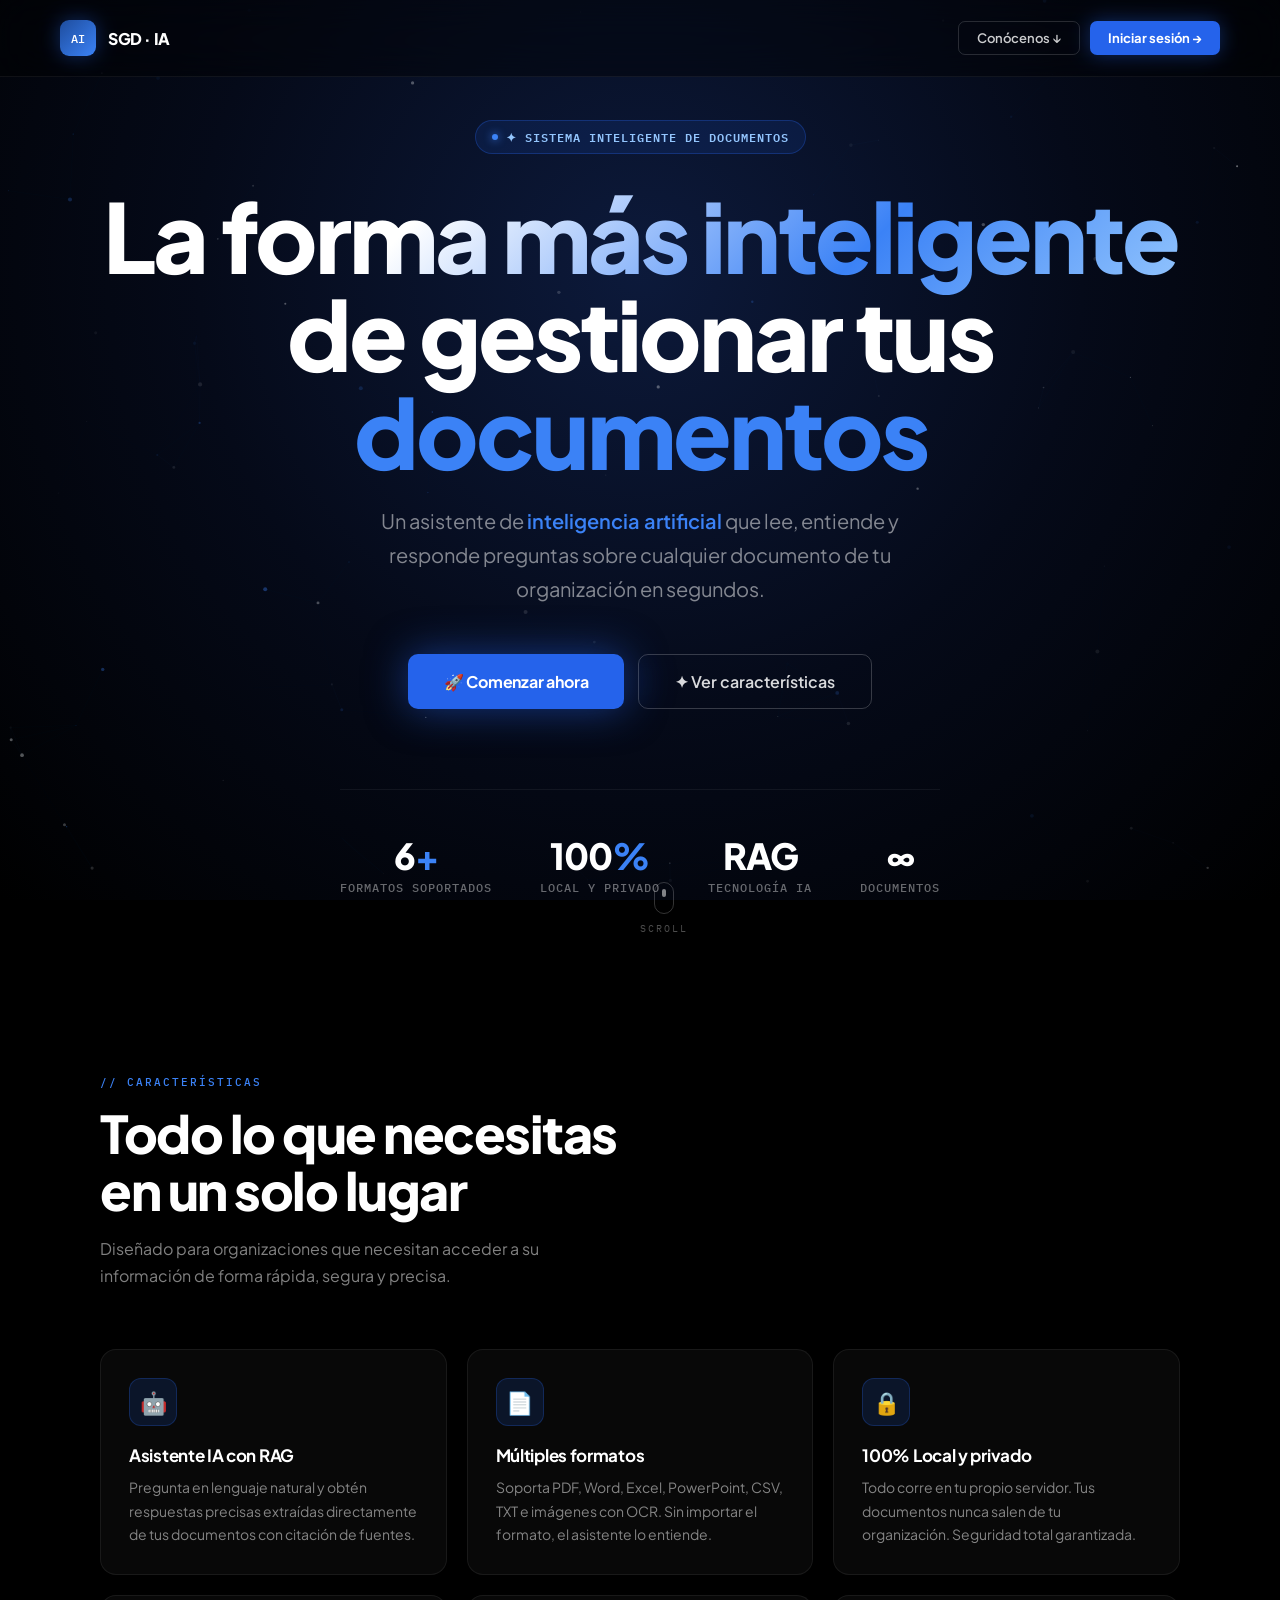
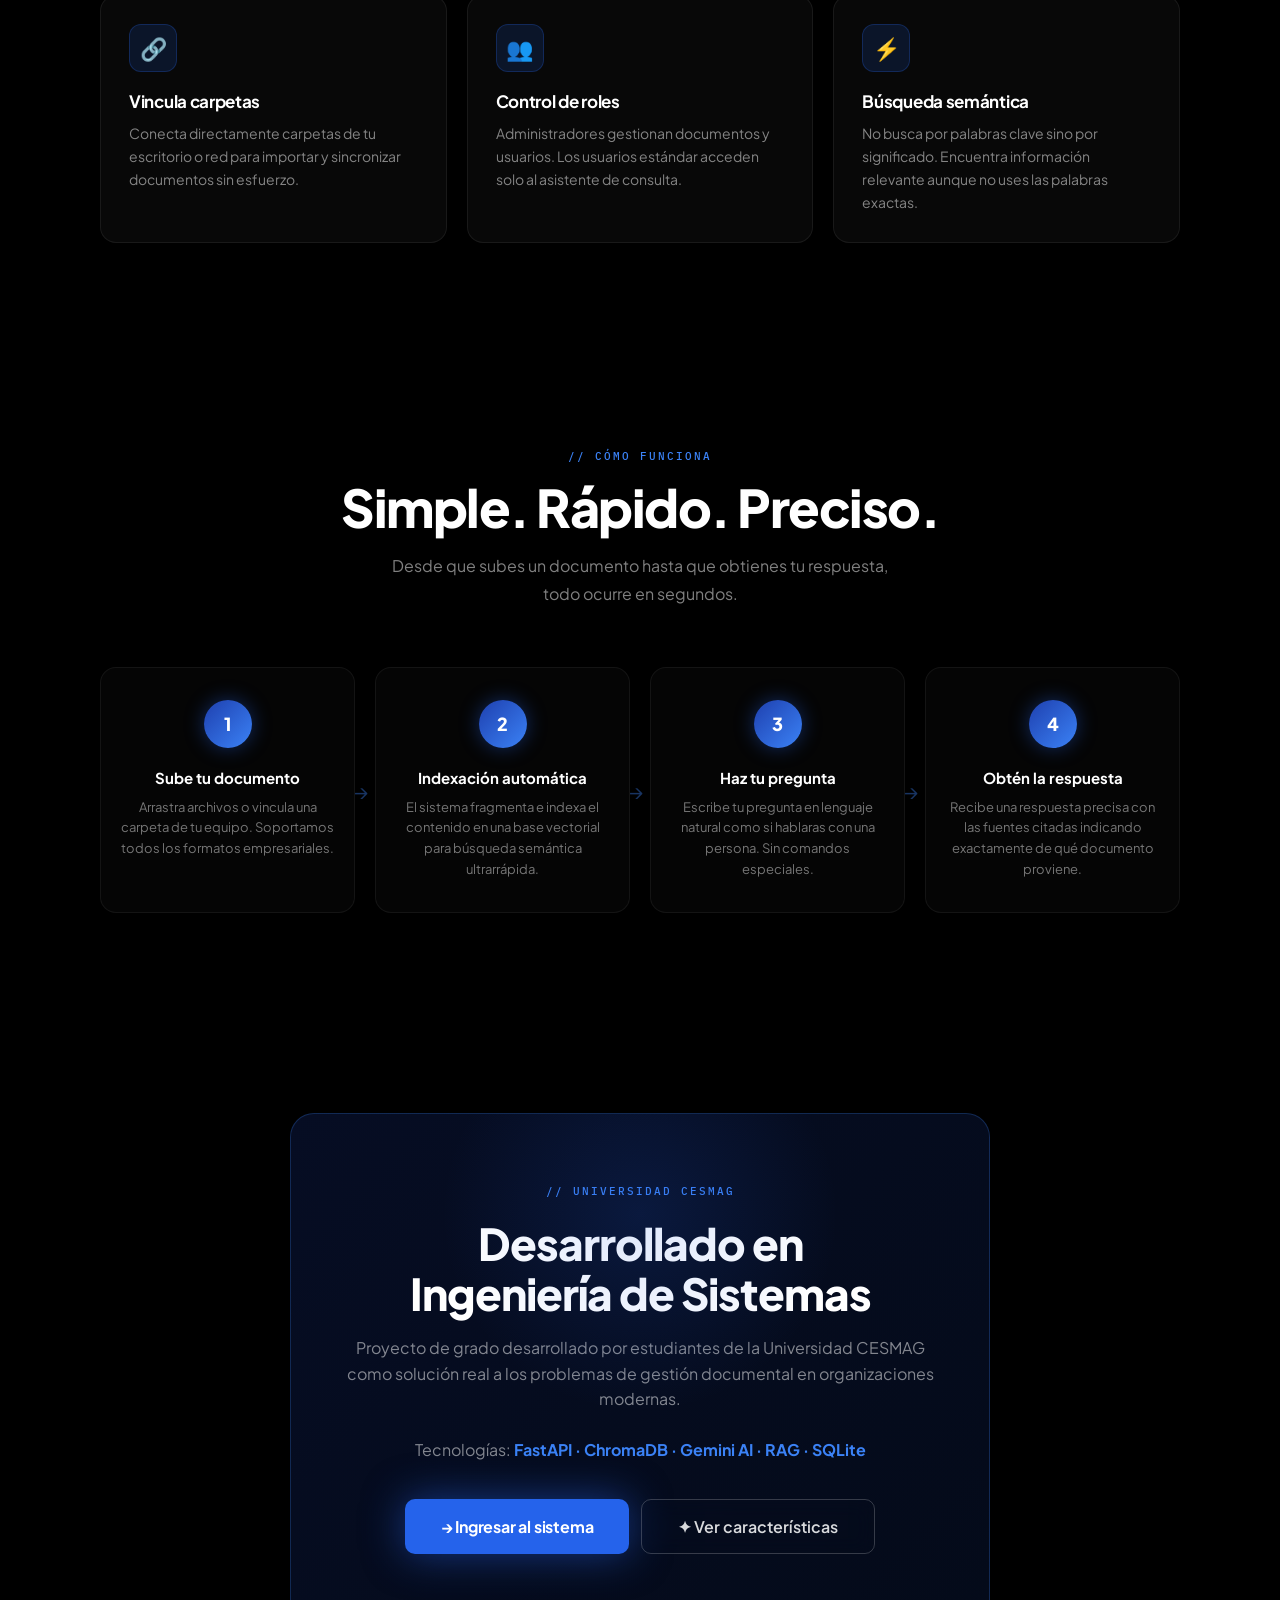
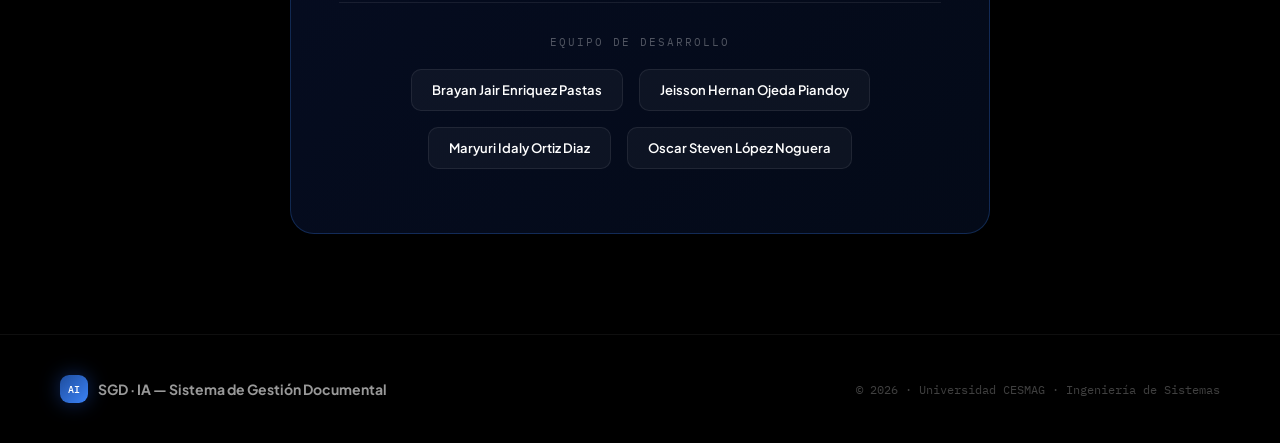
<file: frontend/landing.html>
<!DOCTYPE html>
<html lang="es">
<head>
<meta charset="UTF-8">
<meta name="viewport" content="width=device-width, initial-scale=1.0">
<title>SGD · IA — Sistema de Gestión Documental</title>
<link href="https://fonts.googleapis.com/css2?family=Plus+Jakarta+Sans:wght@300;400;500;600;700;800;900&family=IBM+Plex+Mono:wght@400;500&display=swap" rel="stylesheet">
<style>
* { margin:0; padding:0; box-sizing:border-box; }

:root {
  --blue:    #2563eb;
  --blue-lt: #3b82f6;
  --blue-dk: #1e40af;
  --navy:    #0d1b3e;
  --white:   #ffffff;
  --gray:    #94a3b8;
  --mono:    'IBM Plex Mono', monospace;
  --sans:    'Plus Jakarta Sans', sans-serif;
}

html { scroll-behavior: smooth; }

body {
  background: #000;
  color: var(--white);
  font-family: var(--sans);
  overflow-x: hidden;
}

#bg-canvas {
  position: fixed;
  inset: 0;
  z-index: 0;
}

/* ══ NAVBAR ══ */
nav {
  position: fixed;
  top: 0; left: 0; right: 0;
  z-index: 100;
  padding: 20px 60px;
  display: flex;
  align-items: center;
  justify-content: space-between;
  background: rgba(0,0,0,0.4);
  backdrop-filter: blur(20px);
  border-bottom: 1px solid rgba(255,255,255,0.06);
  animation: navReveal .6s ease forwards;
}
@keyframes navReveal {
  from { opacity:0; transform:translateY(-10px); }
  to   { opacity:1; transform:translateY(0); }
}

.nav-logo {
  display: flex;
  align-items: center;
  gap: 12px;
  text-decoration: none;
}

.nav-logo-icon {
  width: 36px; height: 36px;
  background: linear-gradient(135deg, #1e4d9e, #3b82f6);
  border-radius: 9px;
  display: flex; align-items: center; justify-content: center;
  font-family: var(--mono);
  font-size: 12px; font-weight: 500;
  color: #fff;
  box-shadow: 0 0 20px rgba(37,99,235,0.4);
}

.nav-logo-text {
  font-size: 16px;
  font-weight: 800;
  color: #fff;
  letter-spacing: -0.4px;
}

.nav-cta {
  display: flex;
  gap: 10px;
}

.btn-nav-ghost {
  padding: 8px 18px;
  border: 1px solid rgba(255,255,255,0.15);
  border-radius: 7px;
  background: transparent;
  color: rgba(255,255,255,0.8);
  font-family: var(--sans);
  font-size: 13px; font-weight: 600;
  cursor: pointer;
  transition: all .2s;
  text-decoration: none;
}
.btn-nav-ghost:hover { border-color: rgba(255,255,255,0.4); color: #fff; }

.btn-nav-primary {
  padding: 8px 18px;
  background: var(--blue);
  border: none;
  border-radius: 7px;
  color: #fff;
  font-family: var(--sans);
  font-size: 13px; font-weight: 700;
  cursor: pointer;
  transition: all .2s;
  text-decoration: none;
  box-shadow: 0 0 20px rgba(37,99,235,0.4);
}
.btn-nav-primary:hover {
  background: #1d4ed8;
  box-shadow: 0 0 30px rgba(37,99,235,0.6);
  transform: translateY(-1px);
}

/* ══ HERO ══ */
.hero {
  position: relative;
  z-index: 10;
  min-height: 100vh;
  display: flex;
  flex-direction: column;
  align-items: center;
  justify-content: center;
  padding: 120px 40px 80px;
  text-align: center;
}

.hero-badge {
  display: inline-flex;
  align-items: center;
  gap: 8px;
  background: rgba(37,99,235,0.12);
  border: 1px solid rgba(37,99,235,0.3);
  border-radius: 20px;
  padding: 6px 16px;
  font-size: 12px;
  font-weight: 600;
  color: #93c5fd;
  font-family: var(--mono);
  letter-spacing: 1px;
  text-transform: uppercase;
  margin-bottom: 32px;
  animation: fadeUp .8s ease .2s both;
}

.hero-badge::before {
  content: '';
  width: 6px; height: 6px;
  background: #3b82f6;
  border-radius: 50%;
  box-shadow: 0 0 8px #3b82f6;
  animation: blink 2s infinite;
}
@keyframes blink { 0%,100%{opacity:1} 50%{opacity:.3} }

.hero-title {
  font-size: clamp(48px, 8vw, 96px);
  font-weight: 900;
  line-height: 1.02;
  letter-spacing: -3px;
  margin-bottom: 24px;
  animation: fadeUp .8s ease .4s both;
}

.hero-title .grad {
  background: linear-gradient(135deg, #fff 30%, #3b82f6 70%, #93c5fd 100%);
  -webkit-background-clip: text;
  -webkit-text-fill-color: transparent;
  background-clip: text;
}

.hero-title .blue { color: #3b82f6; -webkit-text-fill-color: #3b82f6; }

.hero-sub {
  font-size: clamp(16px, 2vw, 20px);
  font-weight: 400;
  color: rgba(255,255,255,0.5);
  max-width: 560px;
  line-height: 1.7;
  margin-bottom: 48px;
  animation: fadeUp .8s ease .6s both;
}

.hero-sub span { color: #3b82f6; font-weight: 600; }

@keyframes fadeUp {
  from { opacity:0; transform:translateY(24px); }
  to   { opacity:1; transform:translateY(0); }
}

.hero-btns {
  display: flex;
  gap: 14px;
  justify-content: center;
  flex-wrap: wrap;
  animation: fadeUp .8s ease .8s both;
}

.btn-hero-primary {
  padding: 16px 36px;
  background: var(--blue);
  border: none;
  border-radius: 10px;
  color: #fff;
  font-family: var(--sans);
  font-size: 16px; font-weight: 700;
  cursor: pointer;
  transition: all .2s;
  text-decoration: none;
  display: inline-flex; align-items: center; gap: 8px;
  box-shadow: 0 0 40px rgba(37,99,235,0.5);
  letter-spacing: -.2px;
}
.btn-hero-primary:hover {
  background: #1d4ed8;
  transform: translateY(-2px);
  box-shadow: 0 8px 40px rgba(37,99,235,0.7);
}

.btn-hero-ghost {
  padding: 16px 36px;
  background: transparent;
  border: 1px solid rgba(255,255,255,0.2);
  border-radius: 10px;
  color: rgba(255,255,255,0.85);
  font-family: var(--sans);
  font-size: 16px; font-weight: 600;
  cursor: pointer;
  transition: all .2s;
  text-decoration: none;
  display: inline-flex; align-items: center; gap: 8px;
  backdrop-filter: blur(10px);
}
.btn-hero-ghost:hover {
  border-color: rgba(255,255,255,0.5);
  color: #fff;
  background: rgba(255,255,255,0.05);
}

/* Stats row */
.hero-stats {
  display: flex;
  gap: 48px;
  margin-top: 80px;
  padding-top: 48px;
  border-top: 1px solid rgba(255,255,255,0.06);
  animation: fadeUp .8s ease 1s both;
}

.stat-item { text-align: center; }
.stat-num {
  font-size: 36px; font-weight: 800;
  color: #fff; letter-spacing: -1px;
  line-height: 1;
}
.stat-num span { color: #3b82f6; }
.stat-label {
  font-size: 12px; font-weight: 500;
  color: rgba(255,255,255,.4);
  letter-spacing: 1px; text-transform: uppercase;
  margin-top: 6px; font-family: var(--mono);
}

/* ══ FEATURES ══ */
#features {
  position: relative; z-index: 10;
  padding: 100px 60px;
  max-width: 1200px;
  margin: 0 auto;
}

.section-tag {
  font-family: var(--mono);
  font-size: 11px; font-weight: 500;
  letter-spacing: 2px; text-transform: uppercase;
  color: #3b82f6; margin-bottom: 16px;
}

.section-title {
  font-size: clamp(32px, 5vw, 52px);
  font-weight: 800; letter-spacing: -1.5px;
  line-height: 1.1; margin-bottom: 16px;
}

.section-sub {
  font-size: 16px; color: rgba(255,255,255,.5);
  max-width: 500px; line-height: 1.7;
  margin-bottom: 60px;
}

.features-grid {
  display: grid;
  grid-template-columns: repeat(3, 1fr);
  gap: 20px;
}

.feat-card {
  background: rgba(255,255,255,0.03);
  border: 1px solid rgba(255,255,255,0.07);
  border-radius: 16px;
  padding: 28px;
  transition: all .3s;
  position: relative;
  overflow: hidden;
}
.feat-card::before {
  content: '';
  position: absolute;
  top: 0; left: 0; right: 0;
  height: 1px;
  background: linear-gradient(90deg, transparent, rgba(59,130,246,0.4), transparent);
  opacity: 0;
  transition: opacity .3s;
}
.feat-card:hover {
  border-color: rgba(59,130,246,0.25);
  background: rgba(37,99,235,0.05);
  transform: translateY(-4px);
  box-shadow: 0 20px 40px rgba(0,0,0,0.3);
}
.feat-card:hover::before { opacity: 1; }

.feat-icon {
  width: 48px; height: 48px;
  background: rgba(37,99,235,0.15);
  border: 1px solid rgba(37,99,235,0.25);
  border-radius: 12px;
  display: flex; align-items: center; justify-content: center;
  font-size: 22px; margin-bottom: 18px;
}

.feat-title {
  font-size: 17px; font-weight: 700;
  margin-bottom: 10px; letter-spacing: -.3px;
}

.feat-desc {
  font-size: 14px; color: rgba(255,255,255,.5);
  line-height: 1.65;
}

/* ══ CÓMO FUNCIONA ══ */
#como-funciona {
  position: relative; z-index: 10;
  padding: 100px 60px;
  max-width: 1200px;
  margin: 0 auto;
}

.steps-grid {
  display: grid;
  grid-template-columns: repeat(4, 1fr);
  gap: 20px;
  margin-top: 60px;
}

.step-card {
  text-align: center;
  padding: 32px 20px;
  border-radius: 16px;
  background: rgba(255,255,255,0.02);
  border: 1px solid rgba(255,255,255,0.06);
  position: relative;
}

.step-num {
  width: 48px; height: 48px;
  background: linear-gradient(135deg, #1e40af, #3b82f6);
  border-radius: 50%;
  display: flex; align-items: center; justify-content: center;
  font-size: 18px; font-weight: 800; color: #fff;
  margin: 0 auto 20px;
  box-shadow: 0 0 20px rgba(37,99,235,0.4);
}

.step-title {
  font-size: 15px; font-weight: 700;
  margin-bottom: 10px;
}

.step-desc {
  font-size: 13px; color: rgba(255,255,255,.45);
  line-height: 1.6;
}

.step-card:not(:last-child)::after {
  content: '→';
  position: absolute;
  right: -14px; top: 50%;
  transform: translateY(-50%);
  color: rgba(59,130,246,0.4);
  font-size: 20px;
  z-index: 1;
}

/* ══ LOGIN MODAL ══ */
.modal-overlay {
  display: none;
  position: fixed;
  inset: 0;
  z-index: 999;
  background: rgba(0,0,0,0.7);
  backdrop-filter: blur(12px);
  align-items: center;
  justify-content: center;
  animation: modalFadeIn .25s ease;
}
.modal-overlay.active { display: flex; }

@keyframes modalFadeIn {
  from { opacity: 0; }
  to   { opacity: 1; }
}

.modal-box {
  background: #0d1117;
  border: 1px solid rgba(59,130,246,0.25);
  border-radius: 20px;
  padding: 48px 40px;
  width: 100%;
  max-width: 420px;
  position: relative;
  animation: modalSlideUp .3s ease;
  box-shadow: 0 40px 80px rgba(0,0,0,0.6), 0 0 60px rgba(37,99,235,0.1);
}

@keyframes modalSlideUp {
  from { opacity: 0; transform: translateY(30px) scale(0.97); }
  to   { opacity: 1; transform: translateY(0) scale(1); }
}

.modal-close {
  position: absolute;
  top: 18px; right: 20px;
  background: rgba(255,255,255,0.06);
  border: none;
  color: rgba(255,255,255,0.5);
  font-size: 18px;
  width: 32px; height: 32px;
  border-radius: 8px;
  cursor: pointer;
  display: flex; align-items: center; justify-content: center;
  transition: all .2s;
}
.modal-close:hover { background: rgba(255,255,255,0.12); color: #fff; }

.modal-logo {
  display: flex;
  align-items: center;
  gap: 10px;
  margin-bottom: 28px;
}

.modal-logo-icon {
  width: 40px; height: 40px;
  background: linear-gradient(135deg, #1e4d9e, #3b82f6);
  border-radius: 10px;
  display: flex; align-items: center; justify-content: center;
  font-family: var(--mono);
  font-size: 13px; font-weight: 500;
  color: #fff;
  box-shadow: 0 0 20px rgba(37,99,235,0.4);
}

.modal-logo-text {
  font-size: 15px; font-weight: 800;
  color: #fff; letter-spacing: -.3px;
}

.modal-title {
  font-size: 24px; font-weight: 800;
  letter-spacing: -.5px;
  margin-bottom: 6px;
}

.modal-subtitle {
  font-size: 13px; color: rgba(255,255,255,.4);
  margin-bottom: 32px;
}

.form-group {
  margin-bottom: 18px;
}

.form-label {
  display: block;
  font-size: 12px; font-weight: 600;
  color: rgba(255,255,255,.5);
  letter-spacing: .5px; text-transform: uppercase;
  margin-bottom: 8px;
  font-family: var(--mono);
}

.form-input {
  width: 100%;
  padding: 12px 16px;
  background: rgba(255,255,255,0.05);
  border: 1px solid rgba(255,255,255,0.1);
  border-radius: 10px;
  color: #fff;
  font-family: var(--sans);
  font-size: 14px;
  outline: none;
  transition: all .2s;
}
.form-input::placeholder { color: rgba(255,255,255,.25); }
.form-input:focus {
  border-color: rgba(59,130,246,0.5);
  background: rgba(37,99,235,0.07);
  box-shadow: 0 0 0 3px rgba(37,99,235,0.1);
}

.btn-login {
  width: 100%;
  padding: 14px;
  background: var(--blue);
  border: none;
  border-radius: 10px;
  color: #fff;
  font-family: var(--sans);
  font-size: 15px; font-weight: 700;
  cursor: pointer;
  transition: all .2s;
  margin-top: 8px;
  box-shadow: 0 0 30px rgba(37,99,235,0.4);
  letter-spacing: -.2px;
}
.btn-login:hover {
  background: #1d4ed8;
  transform: translateY(-1px);
  box-shadow: 0 8px 30px rgba(37,99,235,0.6);
}

.modal-divider {
  text-align: center;
  font-size: 11px; color: rgba(255,255,255,.2);
  font-family: var(--mono);
  margin: 8px 0 0;
  letter-spacing: 1px;
}

/* pestañas del modal */
.m-tab-row {
  display: flex;
  background: rgba(255,255,255,0.04);
  border: 1px solid rgba(255,255,255,0.08);
  border-radius: 9px;
  padding: 4px;
  margin-bottom: 24px;
}
.m-tab {
  flex: 1; padding: 9px;
  border: none; background: transparent;
  color: rgba(255,255,255,.4);
  font-family: var(--sans); font-size: 13px; font-weight: 600;
  cursor: pointer; border-radius: 6px; transition: all .2s;
}
.m-tab.active {
  background: #2563eb; color: #fff;
  box-shadow: 0 4px 16px rgba(37,99,235,.4);
}

/* mensajes */
.m-msg-error {
  display: none;
  background: rgba(248,113,113,0.1);
  border: 1px solid rgba(248,113,113,.3);
  color: #f87171;
  padding: 10px 14px; border-radius: 8px;
  font-size: 13px; font-weight: 500;
  margin-bottom: 12px;
}
.m-msg-ok {
  display: none;
  background: rgba(52,211,153,0.1);
  border: 1px solid rgba(52,211,153,.3);
  color: #34d399;
  padding: 10px 14px; border-radius: 8px;
  font-size: 13px; font-weight: 500;
  margin-bottom: 12px;
}

/* ══ CTA FINAL ══ */
#cta {
  position: relative; z-index: 10;
  padding: 100px 60px;
  text-align: center;
}

.cta-box {
  max-width: 700px;
  margin: 0 auto;
  background: linear-gradient(135deg, rgba(30,64,175,0.2), rgba(37,99,235,0.1));
  border: 1px solid rgba(59,130,246,0.25);
  border-radius: 24px;
  padding: 64px 48px;
  position: relative;
  overflow: hidden;
}

.cta-box::before {
  content: '';
  position: absolute;
  top: -100px; left: 50%;
  transform: translateX(-50%);
  width: 400px; height: 400px;
  background: radial-gradient(circle, rgba(37,99,235,0.15) 0%, transparent 70%);
  border-radius: 50%;
  pointer-events: none;
}

.cta-title {
  font-size: clamp(28px, 4vw, 44px);
  font-weight: 800; letter-spacing: -1px;
  margin-bottom: 16px; line-height: 1.15;
}

.cta-sub {
  font-size: 16px; color: rgba(255,255,255,.5);
  margin-bottom: 36px; line-height: 1.6;
}

/* ══ FOOTER ══ */
footer {
  position: relative; z-index: 10;
  padding: 40px 60px;
  border-top: 1px solid rgba(255,255,255,0.06);
  display: flex;
  align-items: center;
  justify-content: space-between;
}

.footer-brand {
  display: flex; align-items: center; gap: 10px;
  font-size: 14px; font-weight: 700; color: rgba(255,255,255,.6);
}

.footer-copy {
  font-size: 12px; color: rgba(255,255,255,.25);
  font-family: var(--mono);
}

/* ══ SCROLL INDICATOR ══ */
.scroll-indicator {
  position: absolute;
  bottom: 40px; left: 50%;
  transform: translateX(-50%);
  display: flex; flex-direction: column;
  align-items: center; gap: 8px;
  animation: fadeUp .8s ease 1.4s both;
  cursor: pointer;
}

.scroll-dot {
  width: 20px; height: 32px;
  border: 1.5px solid rgba(255,255,255,0.2);
  border-radius: 10px;
  position: relative;
  display: flex; justify-content: center;
  padding-top: 6px;
}

.scroll-dot::after {
  content: '';
  width: 4px; height: 8px;
  background: rgba(255,255,255,0.5);
  border-radius: 2px;
  animation: scrollDown 1.5s infinite;
}
@keyframes scrollDown {
  0% { transform:translateY(0); opacity:1; }
  100% { transform:translateY(10px); opacity:0; }
}

.scroll-text {
  font-size: 10px; color: rgba(255,255,255,.3);
  letter-spacing: 2px; text-transform: uppercase;
  font-family: var(--mono);
}

@media (max-width: 900px) {
  nav { padding: 16px 24px; }
  .features-grid { grid-template-columns: 1fr; }
  .steps-grid { grid-template-columns: 1fr 1fr; }
  #features,#como-funciona,#cta { padding: 60px 24px; }
  .hero-stats { gap: 24px; flex-wrap: wrap; justify-content: center; }
  .step-card::after { display: none; }
  .modal-box { margin: 20px; padding: 36px 28px; }
}
</style>
</head>
<body>

<canvas id="bg-canvas"></canvas>

<!-- ══ LOGIN MODAL ══ -->
<div class="modal-overlay" id="loginModal">
  <div class="modal-box">
    <button class="modal-close" onclick="closeLogin()">✕</button>

    <div class="modal-logo">
      <div class="modal-logo-icon">AI</div>
      <div class="modal-logo-text">SGD · IA</div>
    </div>

    <!-- Pestañas -->
    <div class="m-tab-row">
      <button class="m-tab active" id="tab-login" onclick="switchModalTab('login')">Iniciar Sesión</button>
      <button class="m-tab" id="tab-register" onclick="switchModalTab('register')">Crear Cuenta</button>
    </div>

    <!-- ── FORM LOGIN ── -->
    <div id="m-form-login">
      <div class="form-group">
        <label class="form-label">Usuario</label>
        <input type="text" class="form-input" id="m-user" placeholder="tu_usuario" autocomplete="username">
      </div>
      <div class="form-group">
        <label class="form-label">Contraseña</label>
        <input type="password" class="form-input" id="m-pass" placeholder="••••••••" autocomplete="current-password">
      </div>
      <div id="m-error" class="m-msg-error"></div>
      <button class="btn-login" id="m-btn" onclick="doModalLogin()">→ Ingresar al sistema</button>
      <div class="modal-divider" style="margin-top:14px">Default: admin / admin123</div>
    </div>

    <!-- ── FORM REGISTRO ── -->
    <div id="m-form-register" style="display:none">
      <div class="form-group">
        <label class="form-label">Usuario</label>
        <input type="text" class="form-input" id="r-user" placeholder="tu_usuario">
      </div>
      <div class="form-group">
        <label class="form-label">Email</label>
        <input type="email" class="form-input" id="r-email" placeholder="correo@dominio.com">
      </div>
      <div class="form-group">
        <label class="form-label">Contraseña</label>
        <input type="password" class="form-input" id="r-pass" placeholder="••••••••">
      </div>
      <div id="r-error" class="m-msg-error"></div>
      <div id="r-ok" class="m-msg-ok"></div>
      <button class="btn-login" id="r-btn" onclick="doModalRegister()">+ Crear cuenta</button>
    </div>

    <div class="modal-divider" style="margin-top:16px">Universidad CESMAG · Ingeniería de Sistemas</div>
  </div>
</div>

<!-- ══ NAVBAR ══ -->
<nav>
  <a href="#" class="nav-logo">
    <div class="nav-logo-icon">AI</div>
    <div class="nav-logo-text">SGD · IA</div>
  </a>
  <div class="nav-cta">
    <!-- "Conócenos" → baja a la sección de características -->
    <a href="#features" class="btn-nav-ghost">Conócenos ↓</a>
    <!-- "Iniciar sesión" → abre el modal de login -->
    <button class="btn-nav-primary" onclick="openLogin()">Iniciar sesión →</button>
  </div>
</nav>

<!-- ══ HERO ══ -->
<section class="hero">
  <div class="hero-badge">✦ Sistema Inteligente de Documentos</div>

  <h1 class="hero-title">
    <span class="grad">La forma más inteligente</span><br>
    de gestionar tus <span class="blue">documentos</span>
  </h1>

  <p class="hero-sub">
    Un asistente de <span>inteligencia artificial</span> que lee, entiende y responde preguntas sobre
    cualquier documento de tu organización en segundos.
  </p>

  <div class="hero-btns">
    <!-- "Comenzar ahora" → abre el modal de login -->
    <button class="btn-hero-primary" onclick="openLogin()">
      🚀 Comenzar ahora
    </button>
    <!-- "Ver características" → baja a features -->
    <a href="#features" class="btn-hero-ghost">
      ✦ Ver características
    </a>
  </div>

  <div class="hero-stats">
    <div class="stat-item">
      <div class="stat-num">6<span>+</span></div>
      <div class="stat-label">Formatos soportados</div>
    </div>
    <div class="stat-item">
      <div class="stat-num">100<span>%</span></div>
      <div class="stat-label">Local y privado</div>
    </div>
    <div class="stat-item">
      <div class="stat-num">RAG</div>
      <div class="stat-label">Tecnología IA</div>
    </div>
    <div class="stat-item">
      <div class="stat-num">∞</div>
      <div class="stat-label">Documentos</div>
    </div>
  </div>

  <div class="scroll-indicator" onclick="document.getElementById('features').scrollIntoView({behavior:'smooth'})">
    <div class="scroll-dot"></div>
    <span class="scroll-text">Scroll</span>
  </div>
</section>

<!-- ══ FEATURES ══ -->
<section id="features">
  <div class="section-tag">// Características</div>
  <h2 class="section-title">Todo lo que necesitas<br>en un solo lugar</h2>
  <p class="section-sub">Diseñado para organizaciones que necesitan acceder a su información de forma rápida, segura y precisa.</p>

  <div class="features-grid">
    <div class="feat-card">
      <div class="feat-icon">🤖</div>
      <div class="feat-title">Asistente IA con RAG</div>
      <div class="feat-desc">Pregunta en lenguaje natural y obtén respuestas precisas extraídas directamente de tus documentos con citación de fuentes.</div>
    </div>
    <div class="feat-card">
      <div class="feat-icon">📄</div>
      <div class="feat-title">Múltiples formatos</div>
      <div class="feat-desc">Soporta PDF, Word, Excel, PowerPoint, CSV, TXT e imágenes con OCR. Sin importar el formato, el asistente lo entiende.</div>
    </div>
    <div class="feat-card">
      <div class="feat-icon">🔒</div>
      <div class="feat-title">100% Local y privado</div>
      <div class="feat-desc">Todo corre en tu propio servidor. Tus documentos nunca salen de tu organización. Seguridad total garantizada.</div>
    </div>
    <div class="feat-card">
      <div class="feat-icon">🔗</div>
      <div class="feat-title">Vincula carpetas</div>
      <div class="feat-desc">Conecta directamente carpetas de tu escritorio o red para importar y sincronizar documentos sin esfuerzo.</div>
    </div>
    <div class="feat-card">
      <div class="feat-icon">👥</div>
      <div class="feat-title">Control de roles</div>
      <div class="feat-desc">Administradores gestionan documentos y usuarios. Los usuarios estándar acceden solo al asistente de consulta.</div>
    </div>
    <div class="feat-card">
      <div class="feat-icon">⚡</div>
      <div class="feat-title">Búsqueda semántica</div>
      <div class="feat-desc">No busca por palabras clave sino por significado. Encuentra información relevante aunque no uses las palabras exactas.</div>
    </div>
  </div>
</section>

<!-- ══ CÓMO FUNCIONA ══ -->
<section id="como-funciona">
  <div style="text-align:center">
    <div class="section-tag" style="display:inline-block">// Cómo funciona</div>
    <h2 class="section-title">Simple. Rápido. Preciso.</h2>
    <p class="section-sub" style="margin:0 auto 0">Desde que subes un documento hasta que obtienes tu respuesta, todo ocurre en segundos.</p>
  </div>

  <div class="steps-grid">
    <div class="step-card">
      <div class="step-num">1</div>
      <div class="step-title">Sube tu documento</div>
      <div class="step-desc">Arrastra archivos o vincula una carpeta de tu equipo. Soportamos todos los formatos empresariales.</div>
    </div>
    <div class="step-card">
      <div class="step-num">2</div>
      <div class="step-title">Indexación automática</div>
      <div class="step-desc">El sistema fragmenta e indexa el contenido en una base vectorial para búsqueda semántica ultrarrápida.</div>
    </div>
    <div class="step-card">
      <div class="step-num">3</div>
      <div class="step-title">Haz tu pregunta</div>
      <div class="step-desc">Escribe tu pregunta en lenguaje natural como si hablaras con una persona. Sin comandos especiales.</div>
    </div>
    <div class="step-card">
      <div class="step-num">4</div>
      <div class="step-title">Obtén la respuesta</div>
      <div class="step-desc">Recibe una respuesta precisa con las fuentes citadas indicando exactamente de qué documento proviene.</div>
    </div>
  </div>
</section>

<!-- ══ CTA FINAL ══ -->
<section id="cta">
  <div class="cta-box">
    <div class="section-tag" style="display:inline-block;margin-bottom:20px">// Universidad CESMAG</div>
    <h2 class="cta-title">Desarrollado en<br>Ingeniería de Sistemas</h2>
    <p class="cta-sub">
      Proyecto de grado desarrollado por estudiantes de la Universidad CESMAG como solución real
      a los problemas de gestión documental en organizaciones modernas.<br><br>
      Tecnologías: <strong style="color:#3b82f6">FastAPI · ChromaDB · Gemini AI · RAG · SQLite</strong>
    </p>
    <div style="display:flex;gap:12px;justify-content:center;flex-wrap:wrap">
      <button class="btn-hero-primary" onclick="openLogin()">
        → Ingresar al sistema
      </button>
      <a href="#features" class="btn-hero-ghost">
        ✦ Ver características
      </a>
    </div>

    <div style="margin-top:48px;padding-top:32px;border-top:1px solid rgba(255,255,255,0.08)">
      <div style="font-size:11px;color:rgba(255,255,255,.3);letter-spacing:2px;text-transform:uppercase;font-family:'IBM Plex Mono',monospace;margin-bottom:20px">Equipo de desarrollo</div>
      <div style="display:flex;gap:16px;justify-content:center;flex-wrap:wrap">
        <div style="background:rgba(255,255,255,0.04);border:1px solid rgba(255,255,255,0.08);border-radius:10px;padding:12px 20px;font-size:13px;font-weight:600">Brayan Jair Enriquez Pastas</div>
        <div style="background:rgba(255,255,255,0.04);border:1px solid rgba(255,255,255,0.08);border-radius:10px;padding:12px 20px;font-size:13px;font-weight:600">Jeisson Hernan Ojeda Piandoy</div>
        <div style="background:rgba(255,255,255,0.04);border:1px solid rgba(255,255,255,0.08);border-radius:10px;padding:12px 20px;font-size:13px;font-weight:600">Maryuri Idaly Ortiz Diaz</div>
        <div style="background:rgba(255,255,255,0.04);border:1px solid rgba(255,255,255,0.08);border-radius:10px;padding:12px 20px;font-size:13px;font-weight:600">Oscar Steven López Noguera</div>
      </div>
    </div>
  </div>
</section>

<!-- ══ FOOTER ══ -->
<footer>
  <div class="footer-brand">
    <div class="nav-logo-icon" style="width:28px;height:28px;font-size:10px">AI</div>
    SGD · IA — Sistema de Gestión Documental
  </div>
  <div class="footer-copy">© 2026 · Universidad CESMAG · Ingeniería de Sistemas</div>
</footer>

<script>
const API = 'http://localhost:8000';

/* ══ PESTAÑAS ══ */
function switchModalTab(tab) {
  document.getElementById('m-form-login').style.display    = tab === 'login'    ? 'block' : 'none';
  document.getElementById('m-form-register').style.display = tab === 'register' ? 'block' : 'none';
  document.getElementById('tab-login').classList.toggle('active', tab === 'login');
  document.getElementById('tab-register').classList.toggle('active', tab === 'register');
  // limpiar mensajes al cambiar
  ['m-error','r-error','r-ok'].forEach(id => document.getElementById(id).style.display = 'none');
}

/* ══ MODAL ══ */
function openLogin() {
  document.getElementById('loginModal').classList.add('active');
  document.body.style.overflow = 'hidden';
  switchModalTab('login');
  setTimeout(() => document.getElementById('m-user').focus(), 100);
}

function closeLogin() {
  document.getElementById('loginModal').classList.remove('active');
  document.body.style.overflow = '';
}

document.getElementById('loginModal').addEventListener('click', function(e) {
  if (e.target === this) closeLogin();
});

document.addEventListener('keydown', function(e) {
  if (e.key === 'Escape') closeLogin();
  if (e.key === 'Enter' && document.getElementById('loginModal').classList.contains('active')) {
    const loginVisible = document.getElementById('m-form-login').style.display !== 'none';
    if (loginVisible) doModalLogin(); else doModalRegister();
  }
});

/* ══ LOGIN ══ */
async function doModalLogin() {
  const user  = document.getElementById('m-user').value.trim();
  const pass  = document.getElementById('m-pass').value;
  const errEl = document.getElementById('m-error');
  const btn   = document.getElementById('m-btn');

  errEl.style.display = 'none';
  if (!user || !pass) {
    errEl.textContent = 'Completa usuario y contraseña';
    errEl.style.display = 'block'; return;
  }

  btn.textContent = 'Verificando...'; btn.disabled = true;

  try {
    const form = new FormData();
    form.append('username', user); form.append('password', pass);
    const res  = await fetch(`${API}/api/auth/login`, { method: 'POST', body: form });
    const data = await res.json();

    if (!res.ok) {
      errEl.textContent = data.detail || 'Credenciales incorrectas';
      errEl.style.display = 'block';
      btn.textContent = '→ Ingresar al sistema'; btn.disabled = false; return;
    }

    localStorage.setItem('sgd_token', data.access_token);
    // Marcar para que index.html muestre la bienvenida PS5
    sessionStorage.removeItem('sgd_welcomed');
    btn.textContent = '✓ Acceso concedido...';
    setTimeout(() => { window.location.href = 'index.html'; }, 500);

  } catch(e) {
    errEl.textContent = 'No se pudo conectar al servidor (localhost:8000)';
    errEl.style.display = 'block';
    btn.textContent = '→ Ingresar al sistema'; btn.disabled = false;
  }
}

/* ══ REGISTRO ══ */
async function doModalRegister() {
  const user  = document.getElementById('r-user').value.trim();
  const email = document.getElementById('r-email').value.trim();
  const pass  = document.getElementById('r-pass').value;
  const errEl = document.getElementById('r-error');
  const okEl  = document.getElementById('r-ok');
  const btn   = document.getElementById('r-btn');

  errEl.style.display = 'none'; okEl.style.display = 'none';
  if (!user || !email || !pass) {
    errEl.textContent = 'Completa todos los campos';
    errEl.style.display = 'block'; return;
  }

  btn.textContent = 'Creando cuenta...'; btn.disabled = true;

  try {
    const res  = await fetch(`${API}/api/auth/register`, {
      method: 'POST',
      headers: { 'Content-Type': 'application/json' },
      body: JSON.stringify({ username: user, email, password: pass })
    });
    const data = await res.json();

    if (!res.ok) {
      errEl.textContent = data.detail || 'Error al crear la cuenta';
      errEl.style.display = 'block';
      btn.textContent = '+ Crear cuenta'; btn.disabled = false; return;
    }

    okEl.textContent = '✓ Cuenta creada. Ahora inicia sesión.';
    okEl.style.display = 'block';
    btn.textContent = '+ Crear cuenta'; btn.disabled = false;
    // limpiar campos y cambiar a login tras 1.5s
    document.getElementById('r-user').value = '';
    document.getElementById('r-email').value = '';
    document.getElementById('r-pass').value = '';
    setTimeout(() => switchModalTab('login'), 1500);

  } catch(e) {
    errEl.textContent = 'No se pudo conectar al servidor (localhost:8000)';
    errEl.style.display = 'block';
    btn.textContent = '+ Crear cuenta'; btn.disabled = false;
  }
}

/* ══ CANVAS FONDO ══ */
const canvas = document.getElementById('bg-canvas');
const ctx = canvas.getContext('2d');

function resize() { canvas.width = window.innerWidth; canvas.height = window.innerHeight; }
resize();
window.addEventListener('resize', resize);

const particles = Array.from({length: 100}, () => ({
  x: Math.random() * canvas.width,
  y: Math.random() * canvas.height,
  vx: (Math.random() - 0.5) * 0.3,
  vy: (Math.random() - 0.5) * 0.3,
  size: Math.random() * 1.8 + 0.3,
  opacity: Math.random() * 0.4 + 0.05,
  isBlue: Math.random() > 0.65,
  pulse: Math.random() * Math.PI * 2,
  pulseSpeed: Math.random() * 0.015 + 0.005,
}));

function drawBg() {
  const grad = ctx.createRadialGradient(canvas.width*.5, canvas.height*.3, 0, canvas.width*.5, canvas.height*.3, canvas.width*.7);
  grad.addColorStop(0, 'rgba(13,27,62,0.95)');
  grad.addColorStop(0.5, 'rgba(5,10,25,0.98)');
  grad.addColorStop(1, 'rgba(0,0,0,1)');
  ctx.fillStyle = grad; ctx.fillRect(0, 0, canvas.width, canvas.height);
}

function drawFrame() {
  ctx.clearRect(0, 0, canvas.width, canvas.height); drawBg();
  particles.forEach(p => {
    p.x += p.vx; p.y += p.vy; p.pulse += p.pulseSpeed;
    if (p.x < 0) p.x = canvas.width; if (p.x > canvas.width) p.x = 0;
    if (p.y < 0) p.y = canvas.height; if (p.y > canvas.height) p.y = 0;
    const op = p.opacity * (0.5 + 0.5 * Math.sin(p.pulse));
    ctx.beginPath(); ctx.arc(p.x, p.y, p.size, 0, Math.PI * 2);
    ctx.fillStyle = p.isBlue ? `rgba(59,130,246,${op})` : `rgba(255,255,255,${op})`; ctx.fill();
  });
  for (let i = 0; i < particles.length; i++) {
    for (let j = i + 1; j < particles.length; j++) {
      const d = Math.hypot(particles[i].x - particles[j].x, particles[i].y - particles[j].y);
      if (d < 120) {
        ctx.beginPath(); ctx.moveTo(particles[i].x, particles[i].y); ctx.lineTo(particles[j].x, particles[j].y);
        ctx.strokeStyle = `rgba(59,130,246,${0.05*(1-d/120)})`; ctx.lineWidth = 0.5; ctx.stroke();
      }
    }
  }
  requestAnimationFrame(drawFrame);
}
drawFrame();

const observer = new IntersectionObserver((entries) => {
  entries.forEach(entry => {
    if (entry.isIntersecting) {
      entry.target.style.opacity = '1';
      entry.target.style.transform = 'translateY(0)';
    }
  });
}, { threshold: 0.1 });

document.querySelectorAll('.feat-card, .step-card').forEach(el => {
  el.style.opacity = '0';
  el.style.transform = 'translateY(30px)';
  el.style.transition = 'opacity .6s ease, transform .6s ease';
  observer.observe(el);
});
</script>
</body>
</html>
</file>
